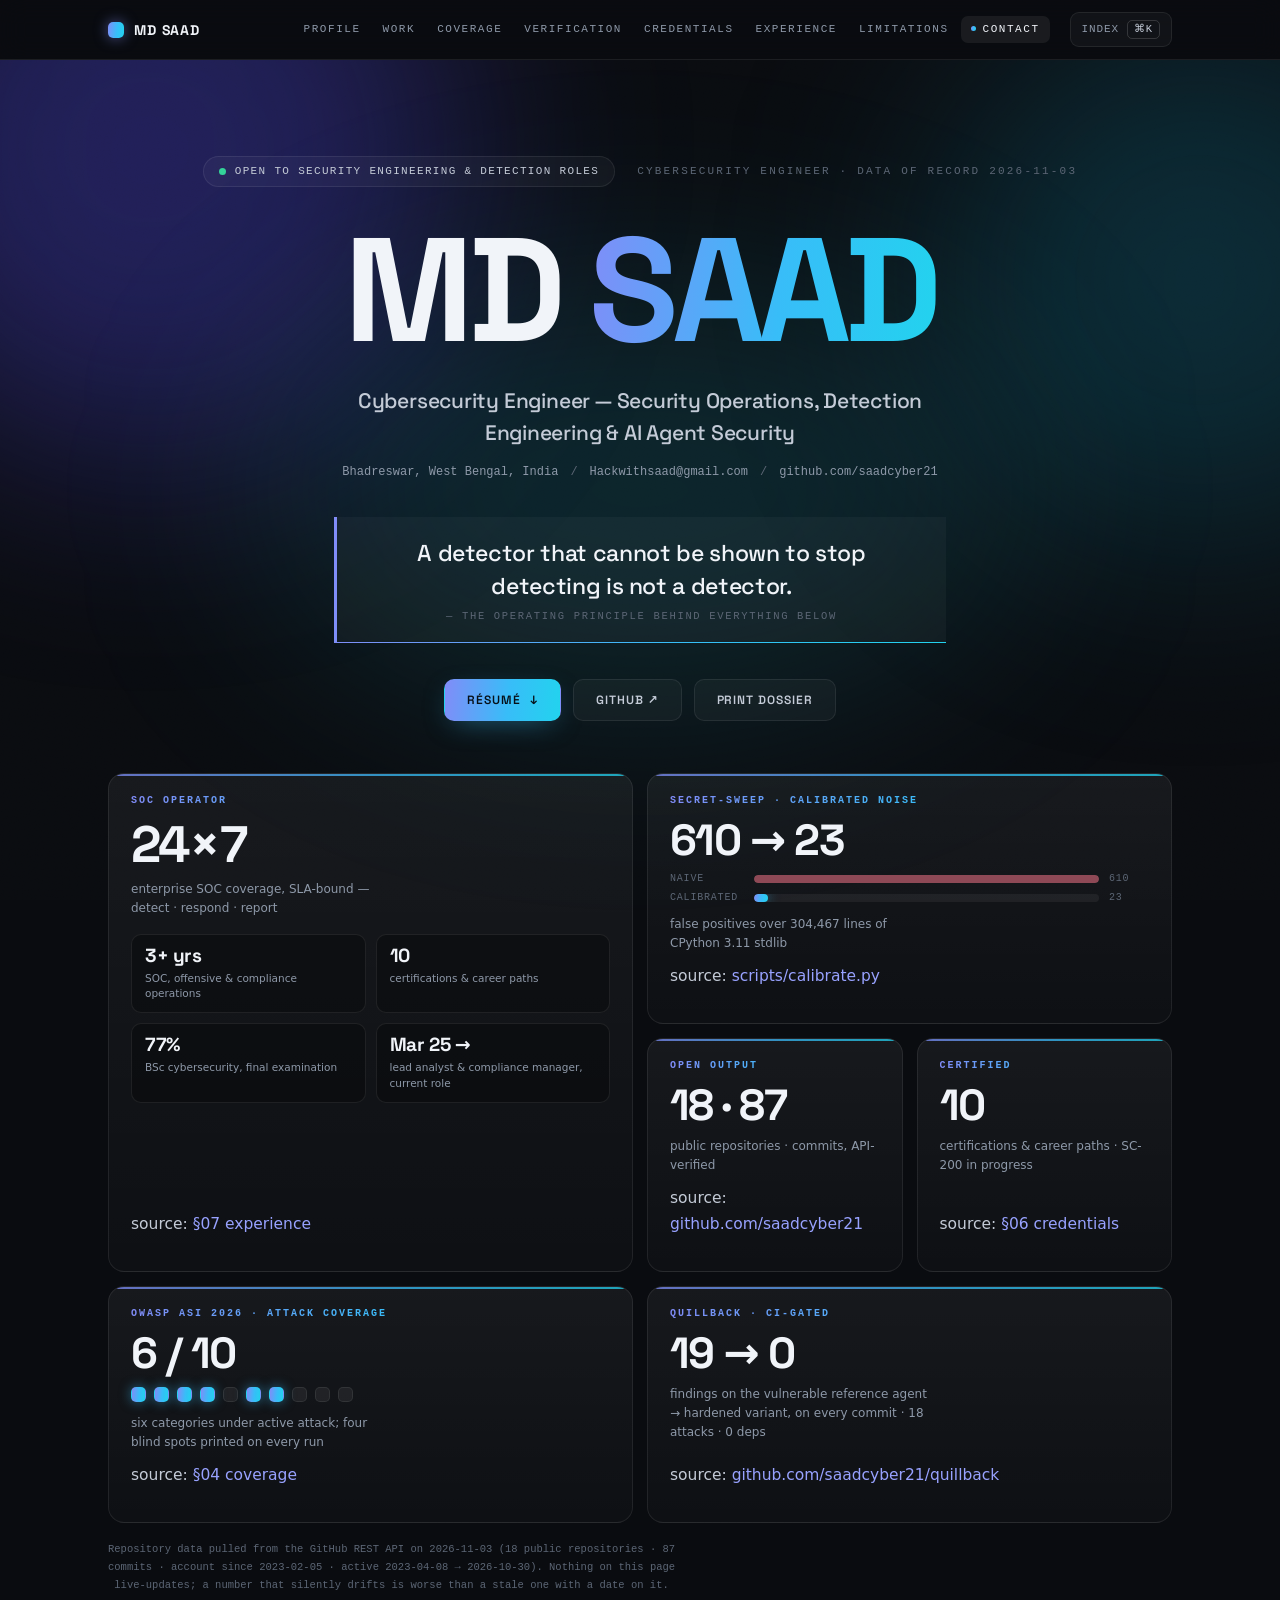
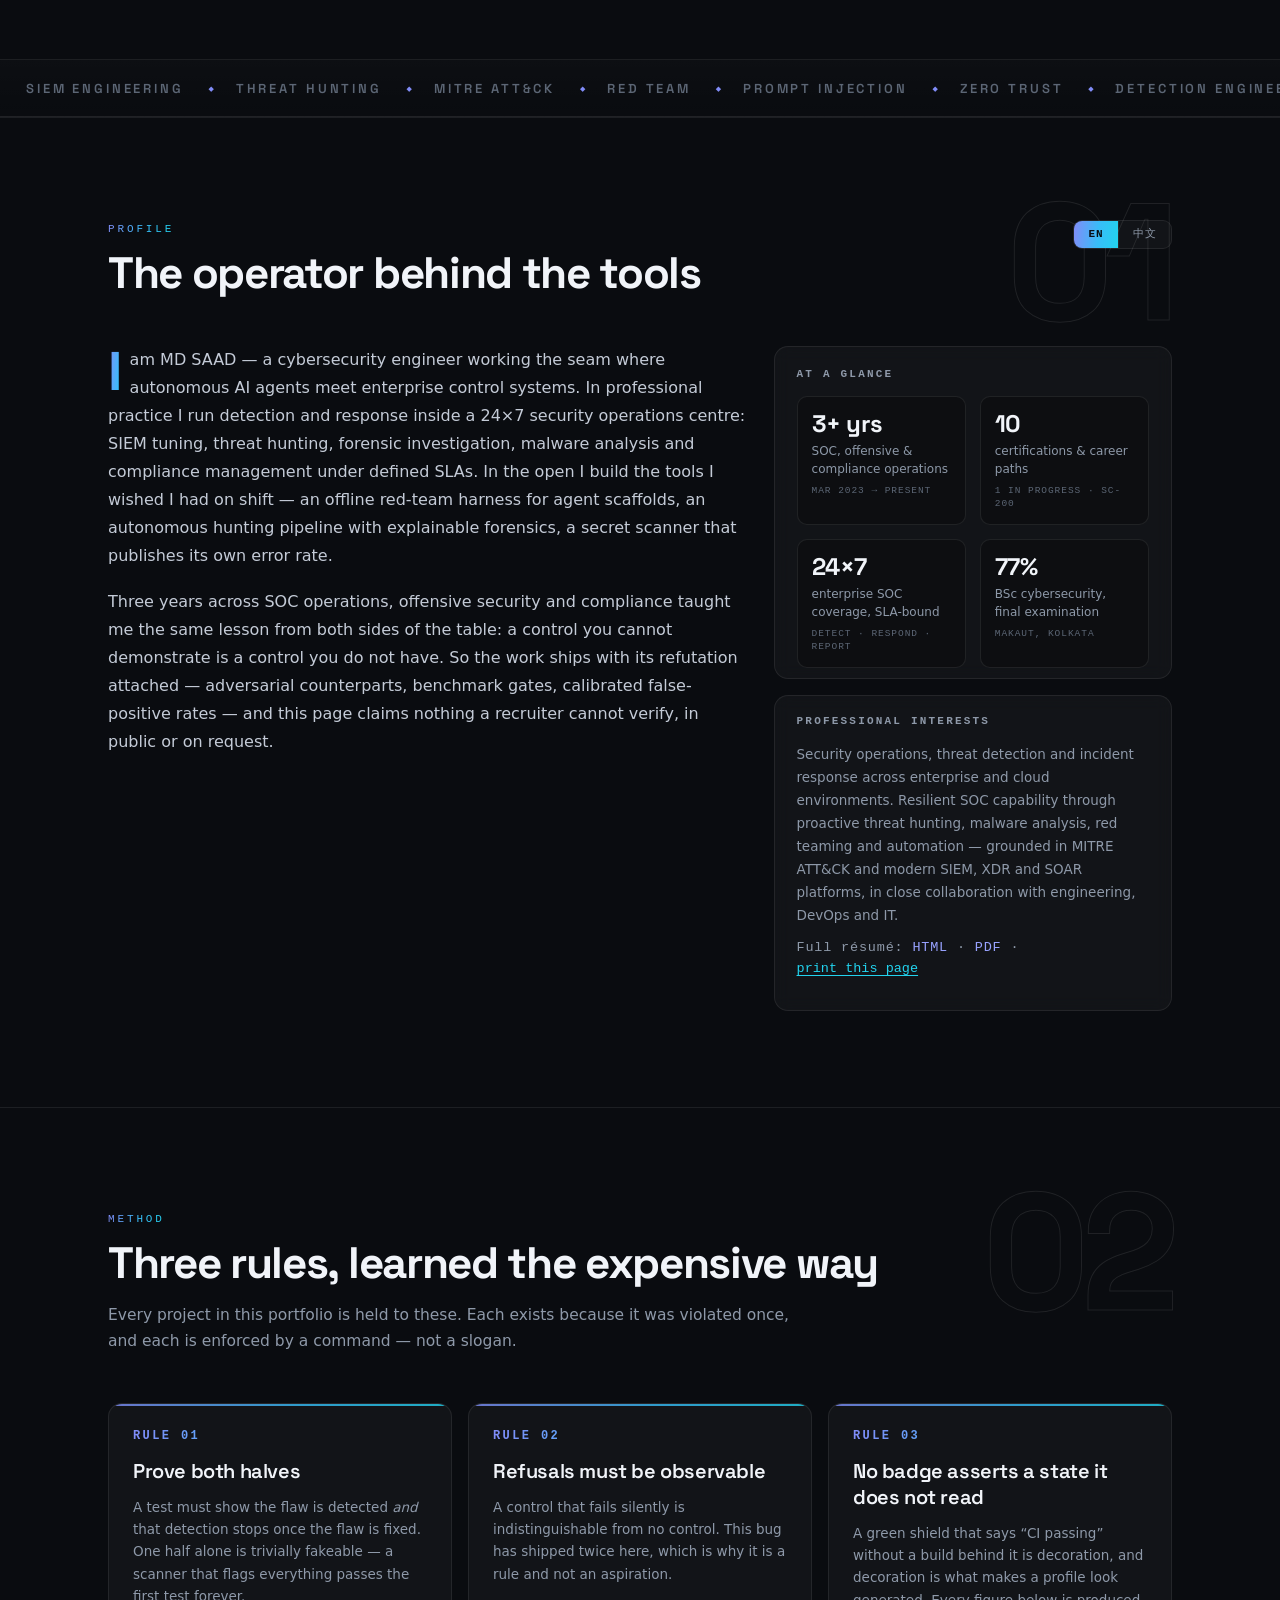
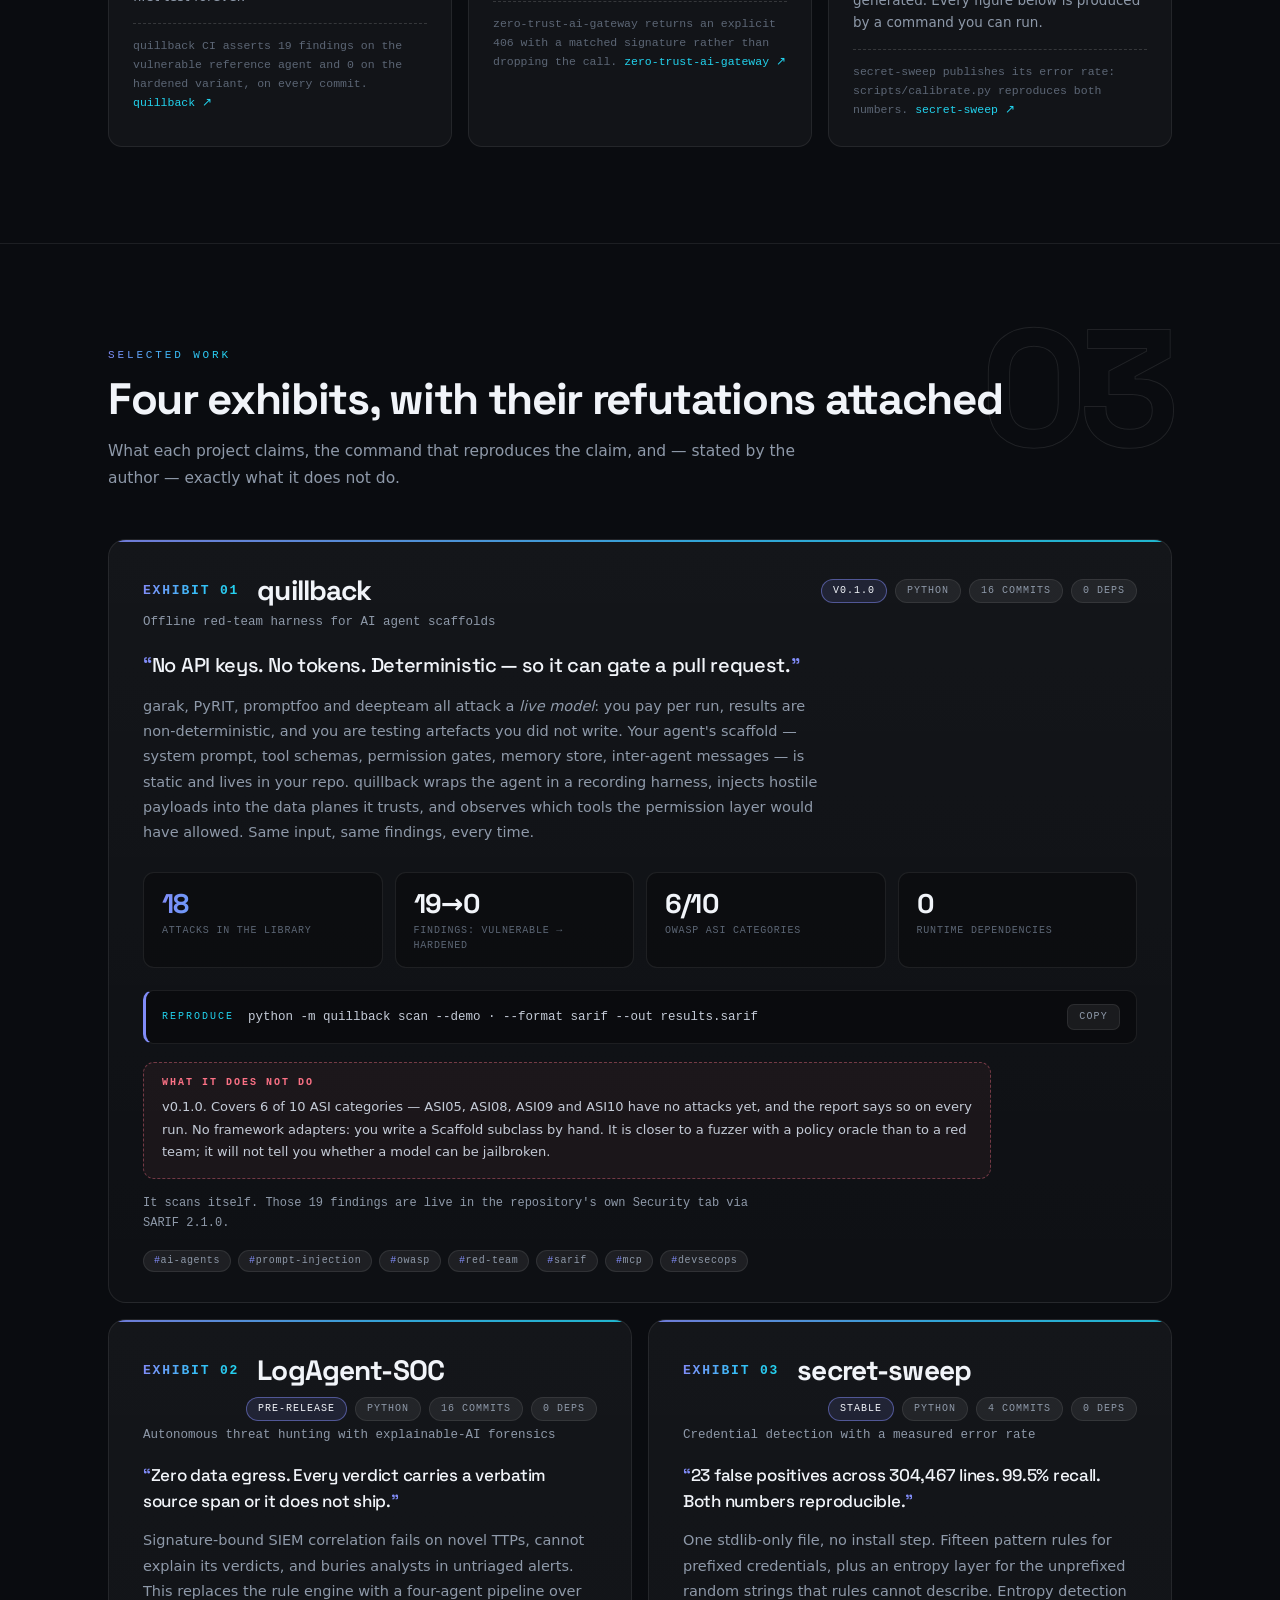
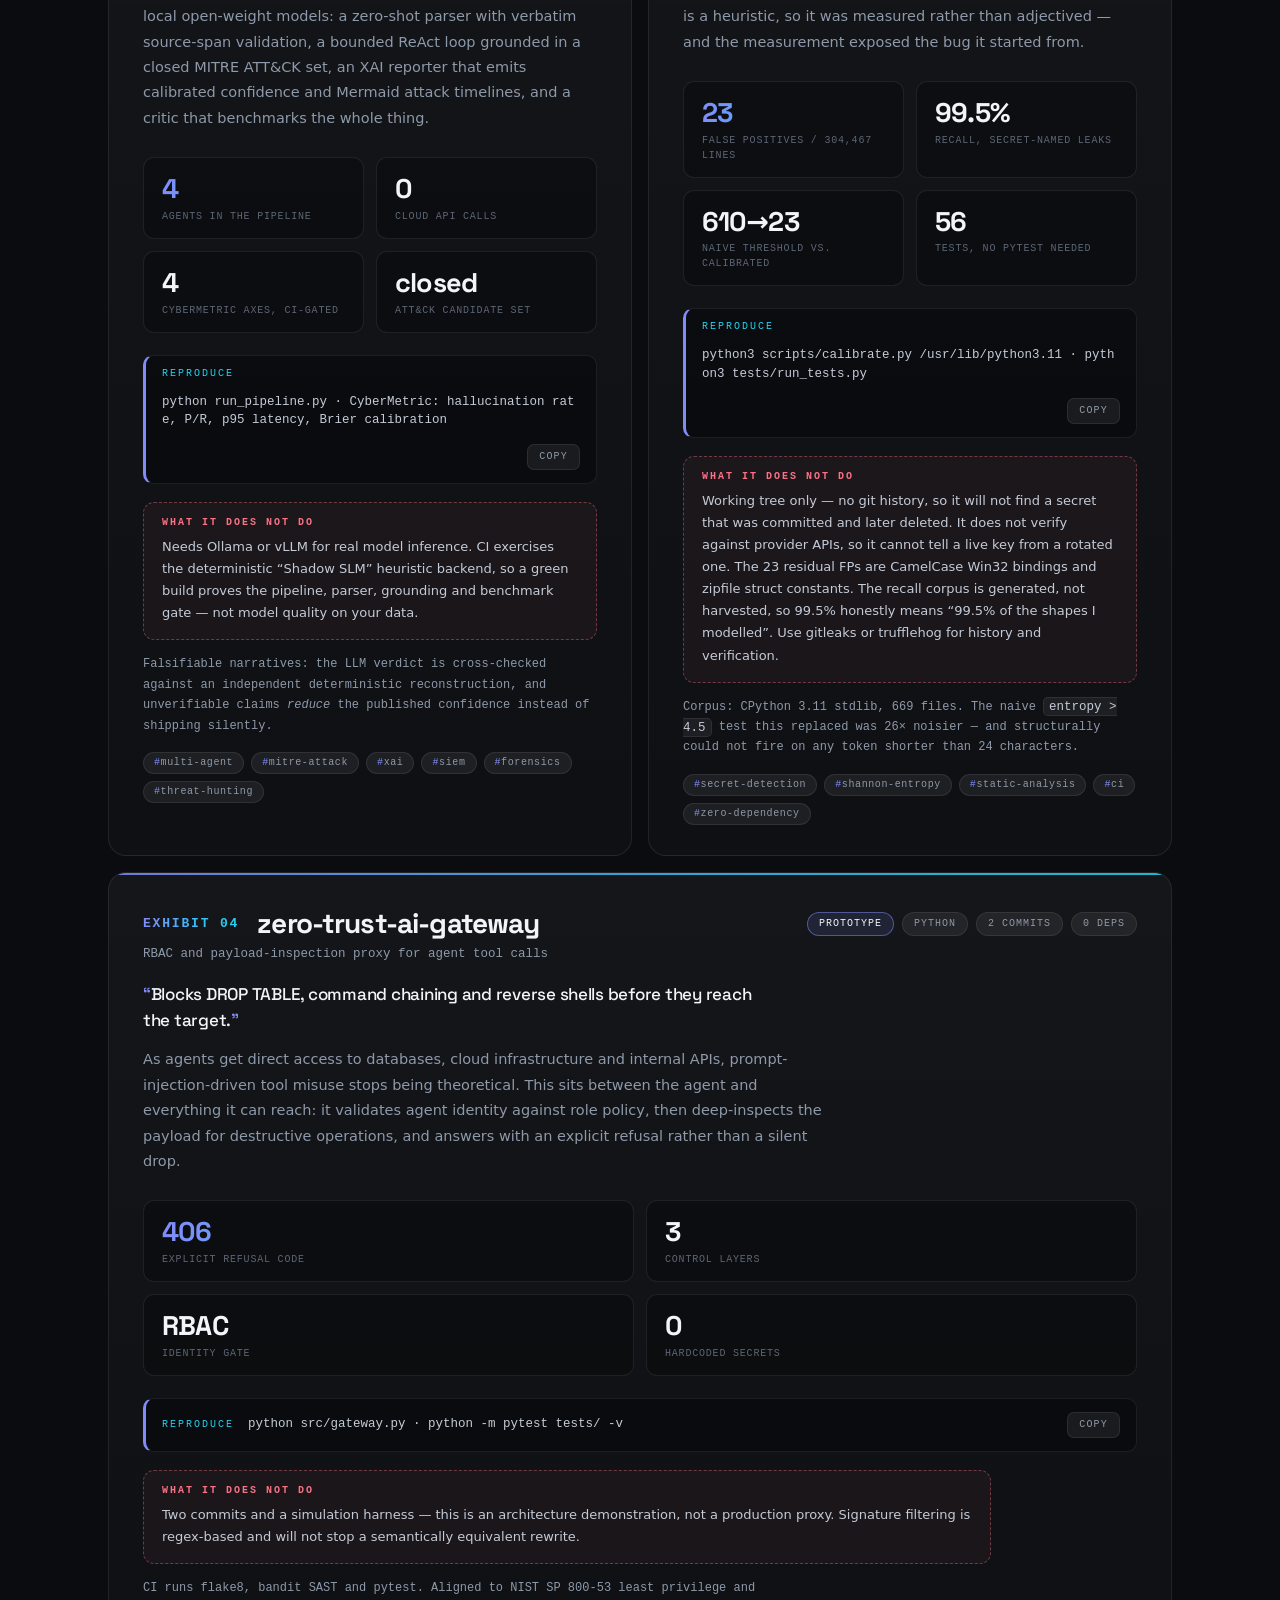
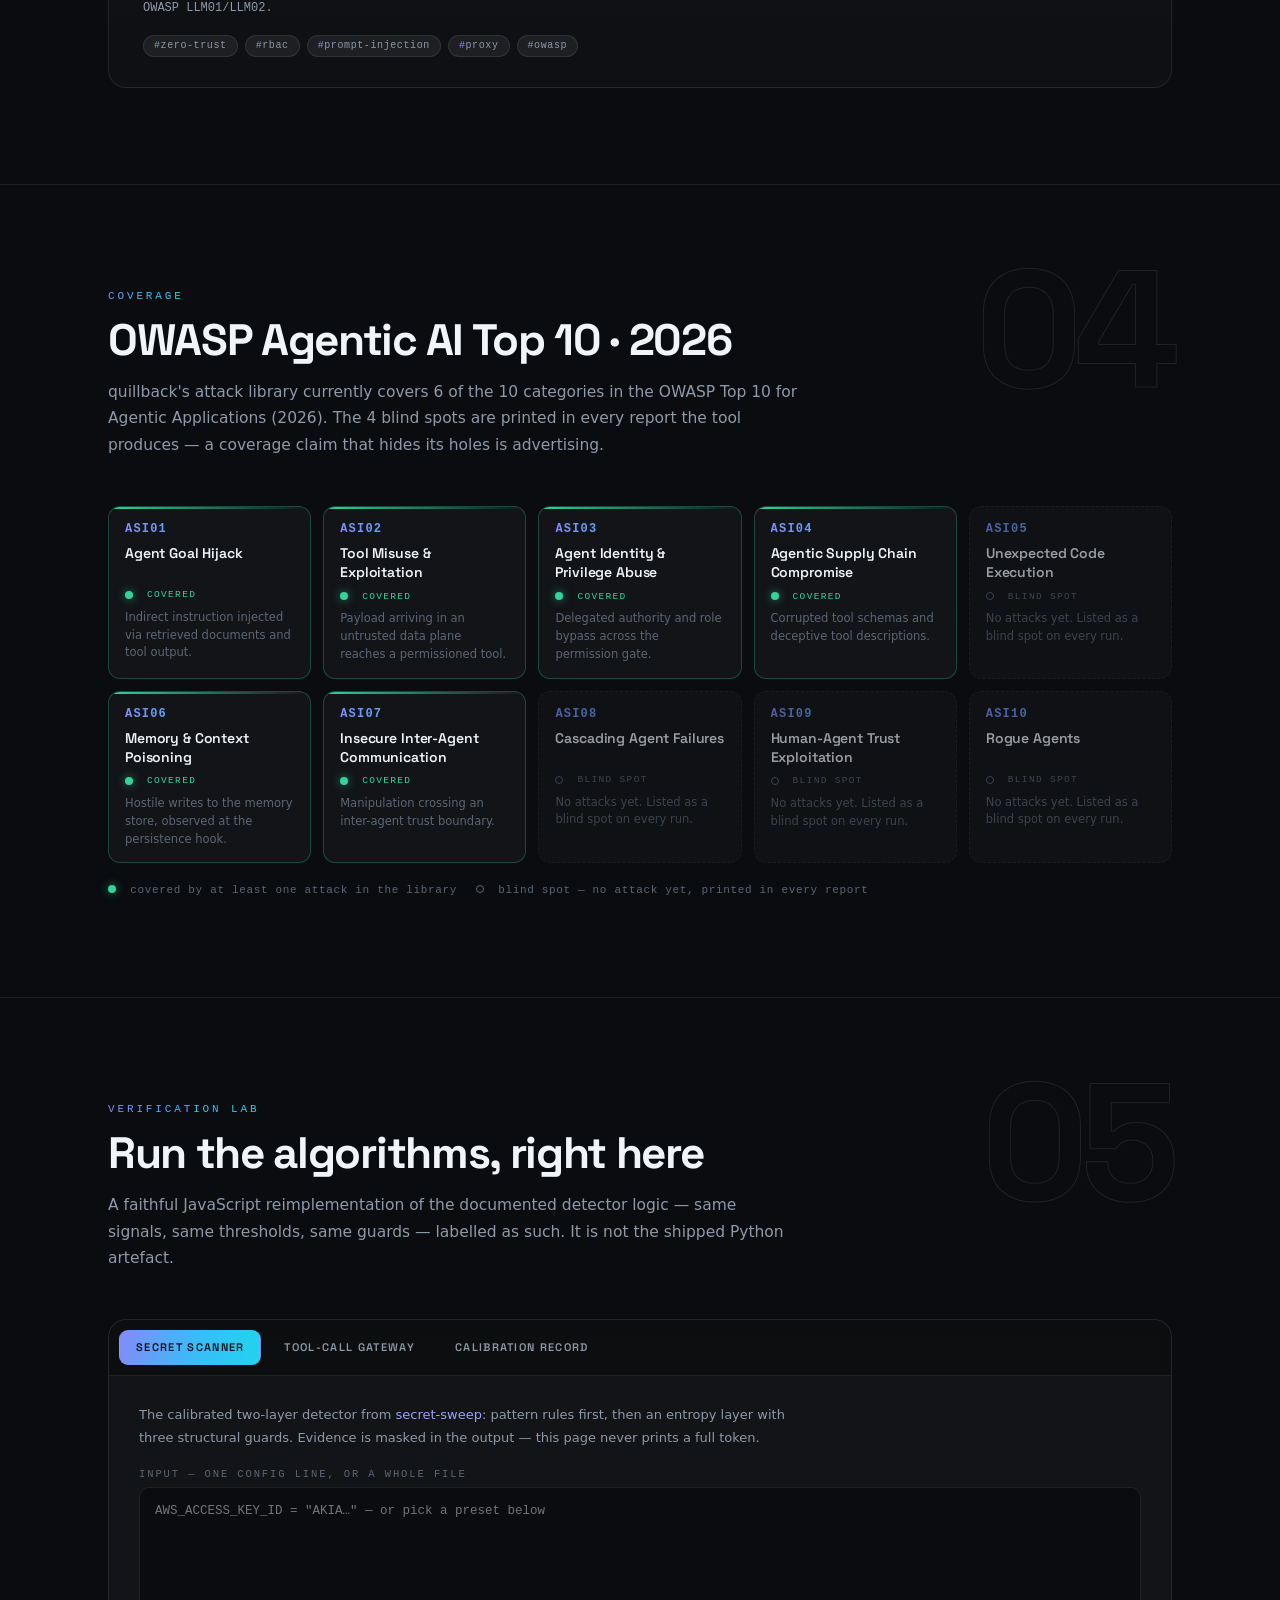
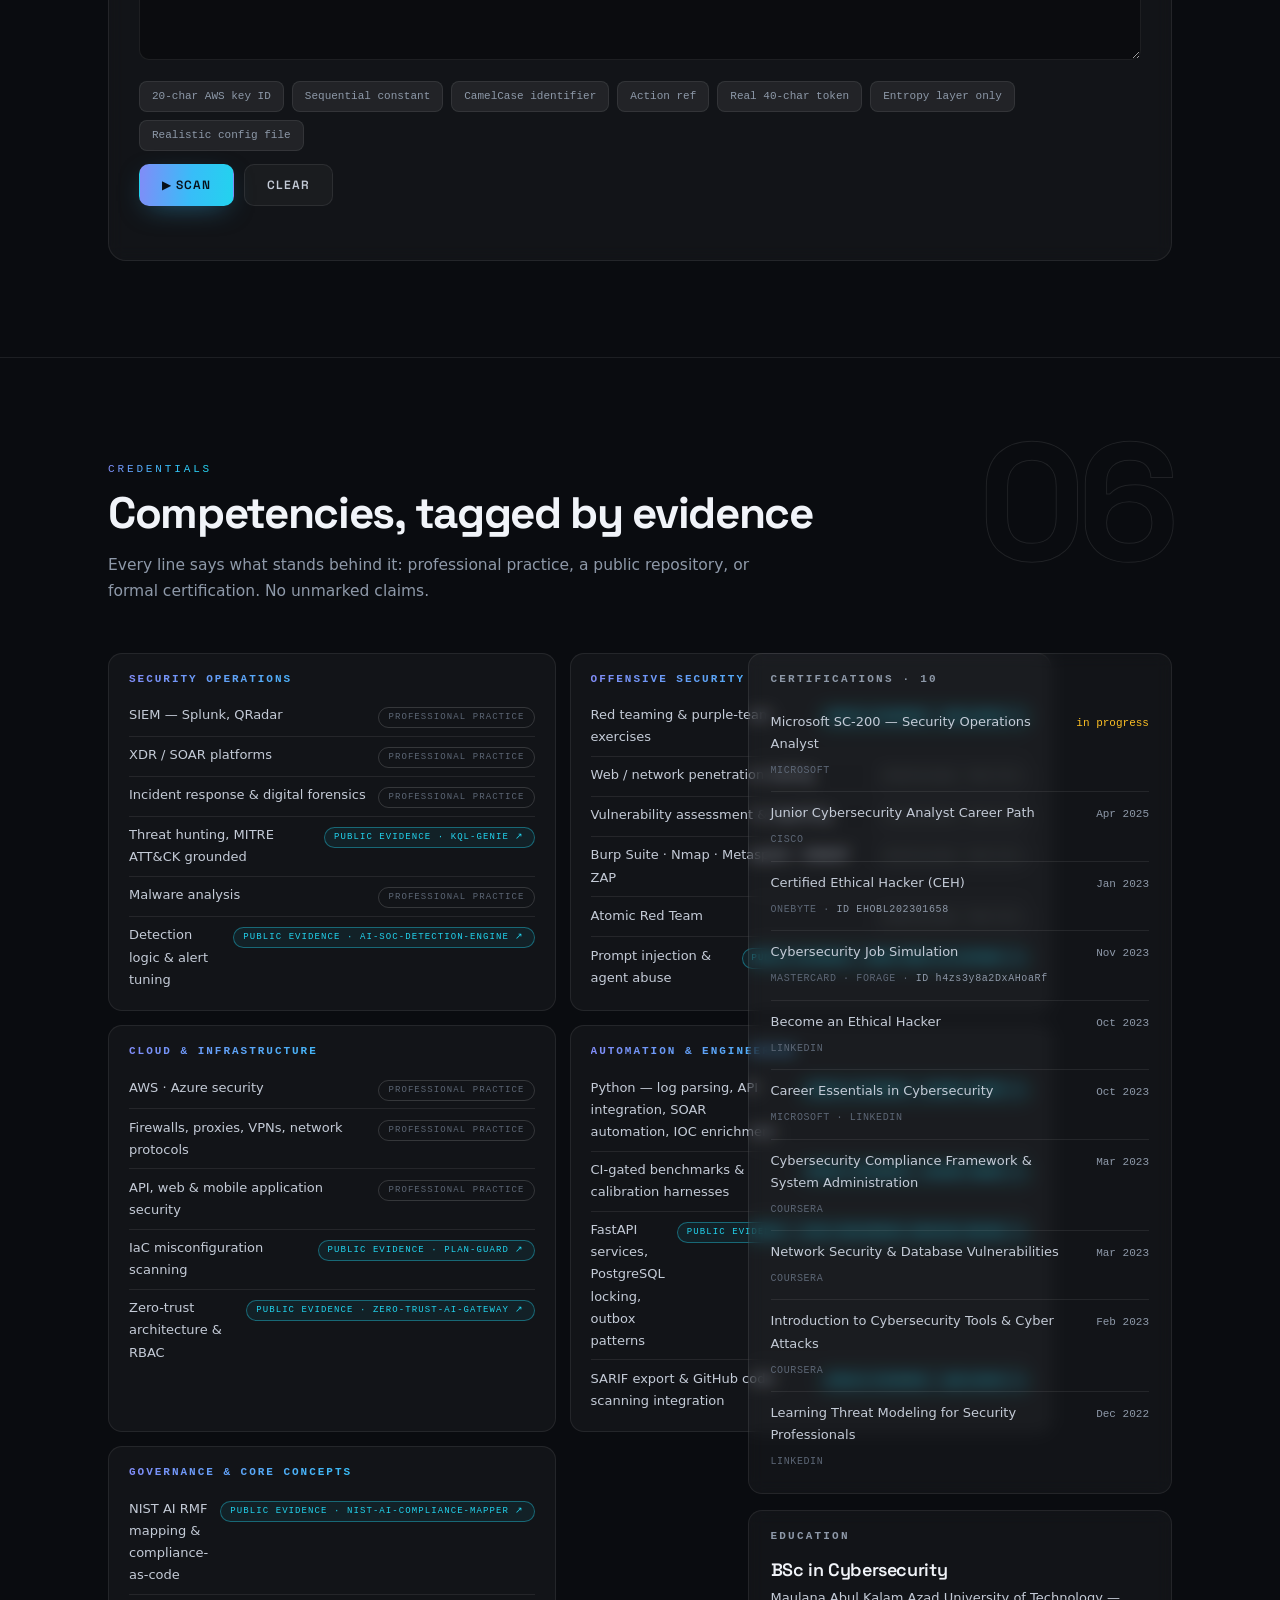
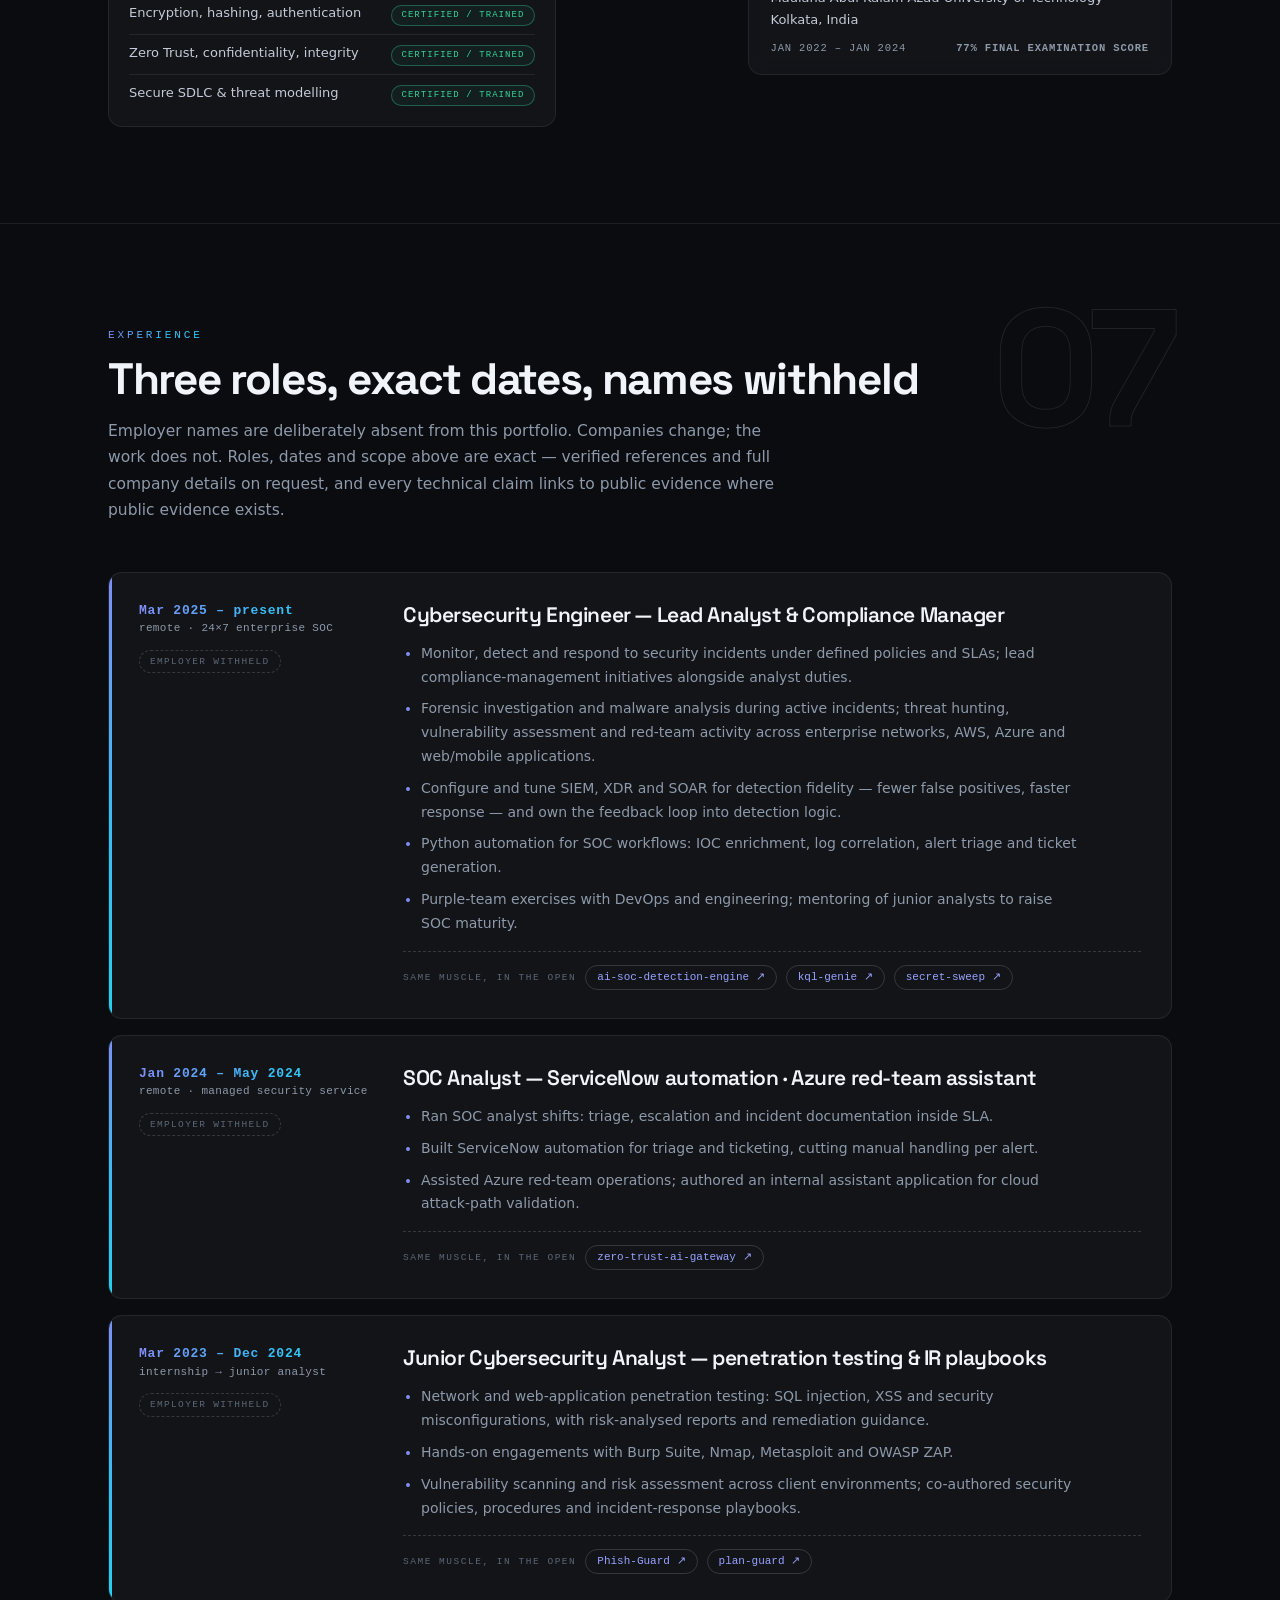
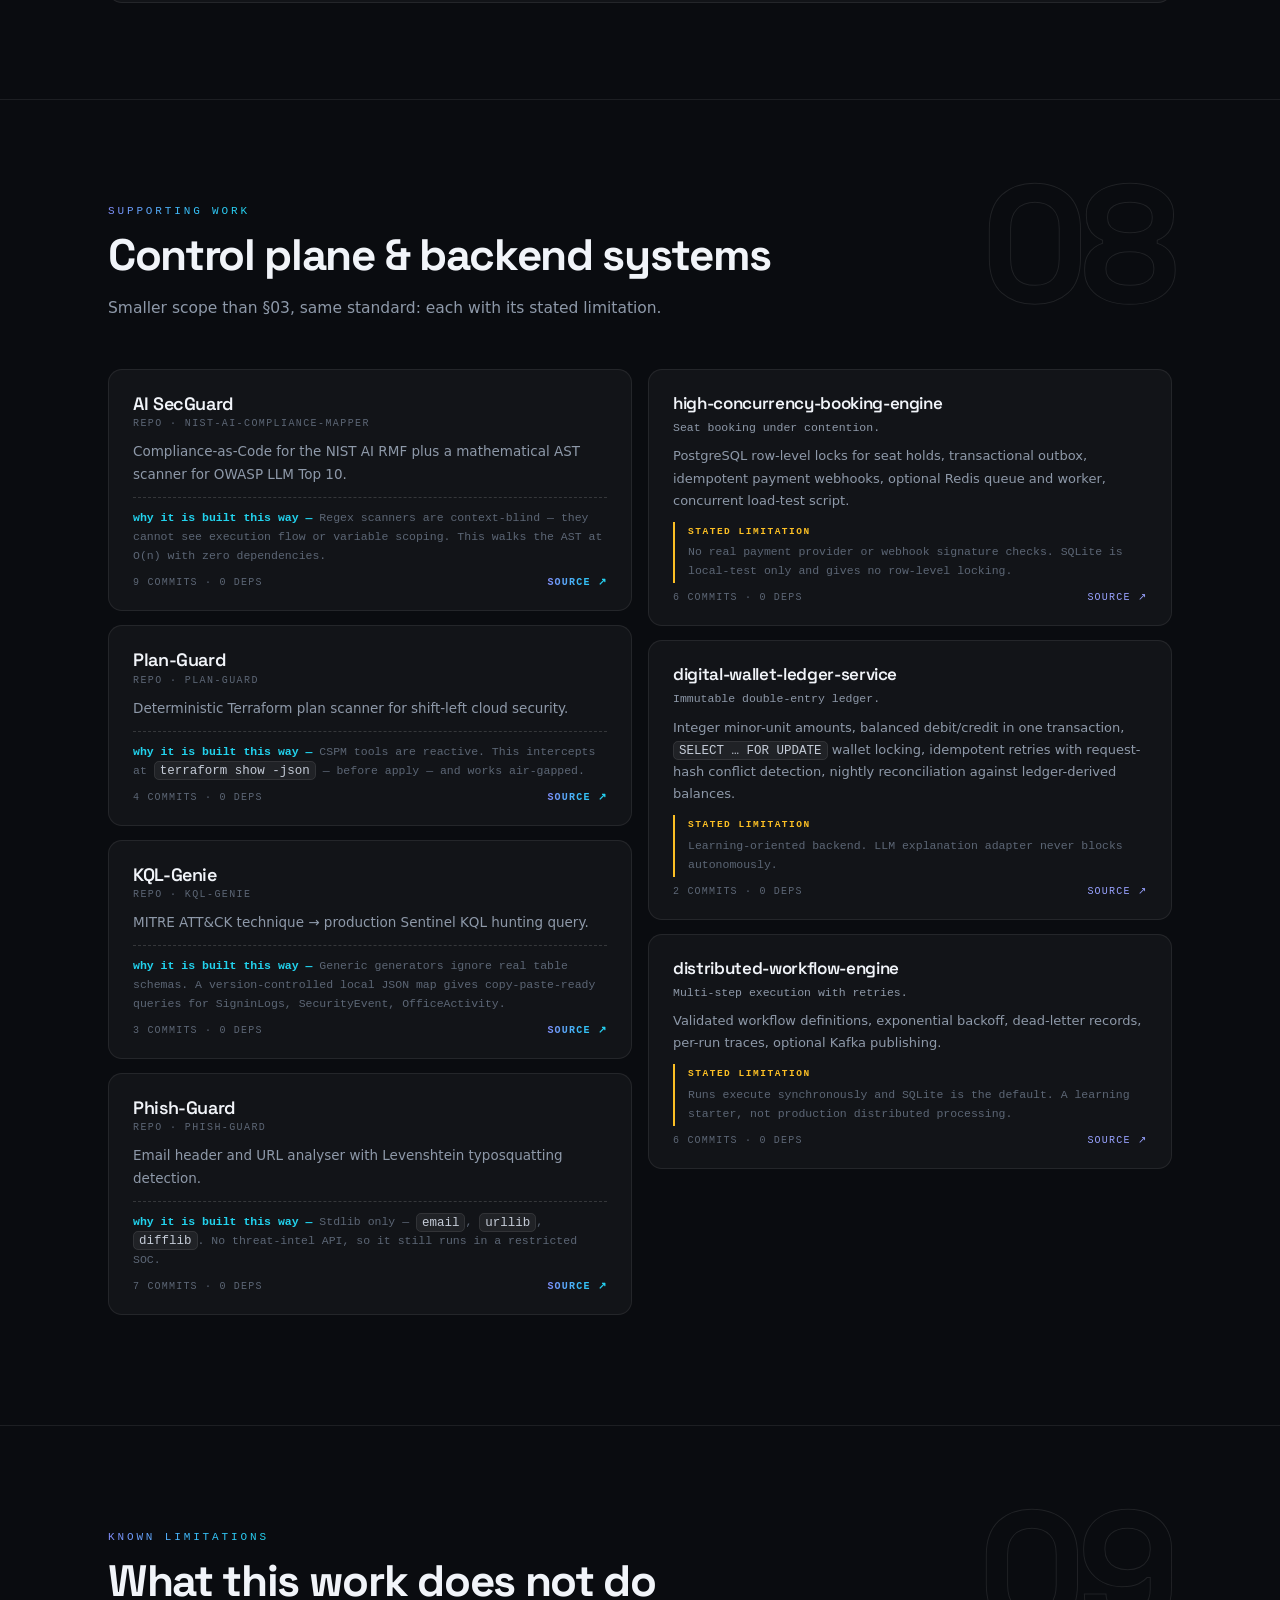
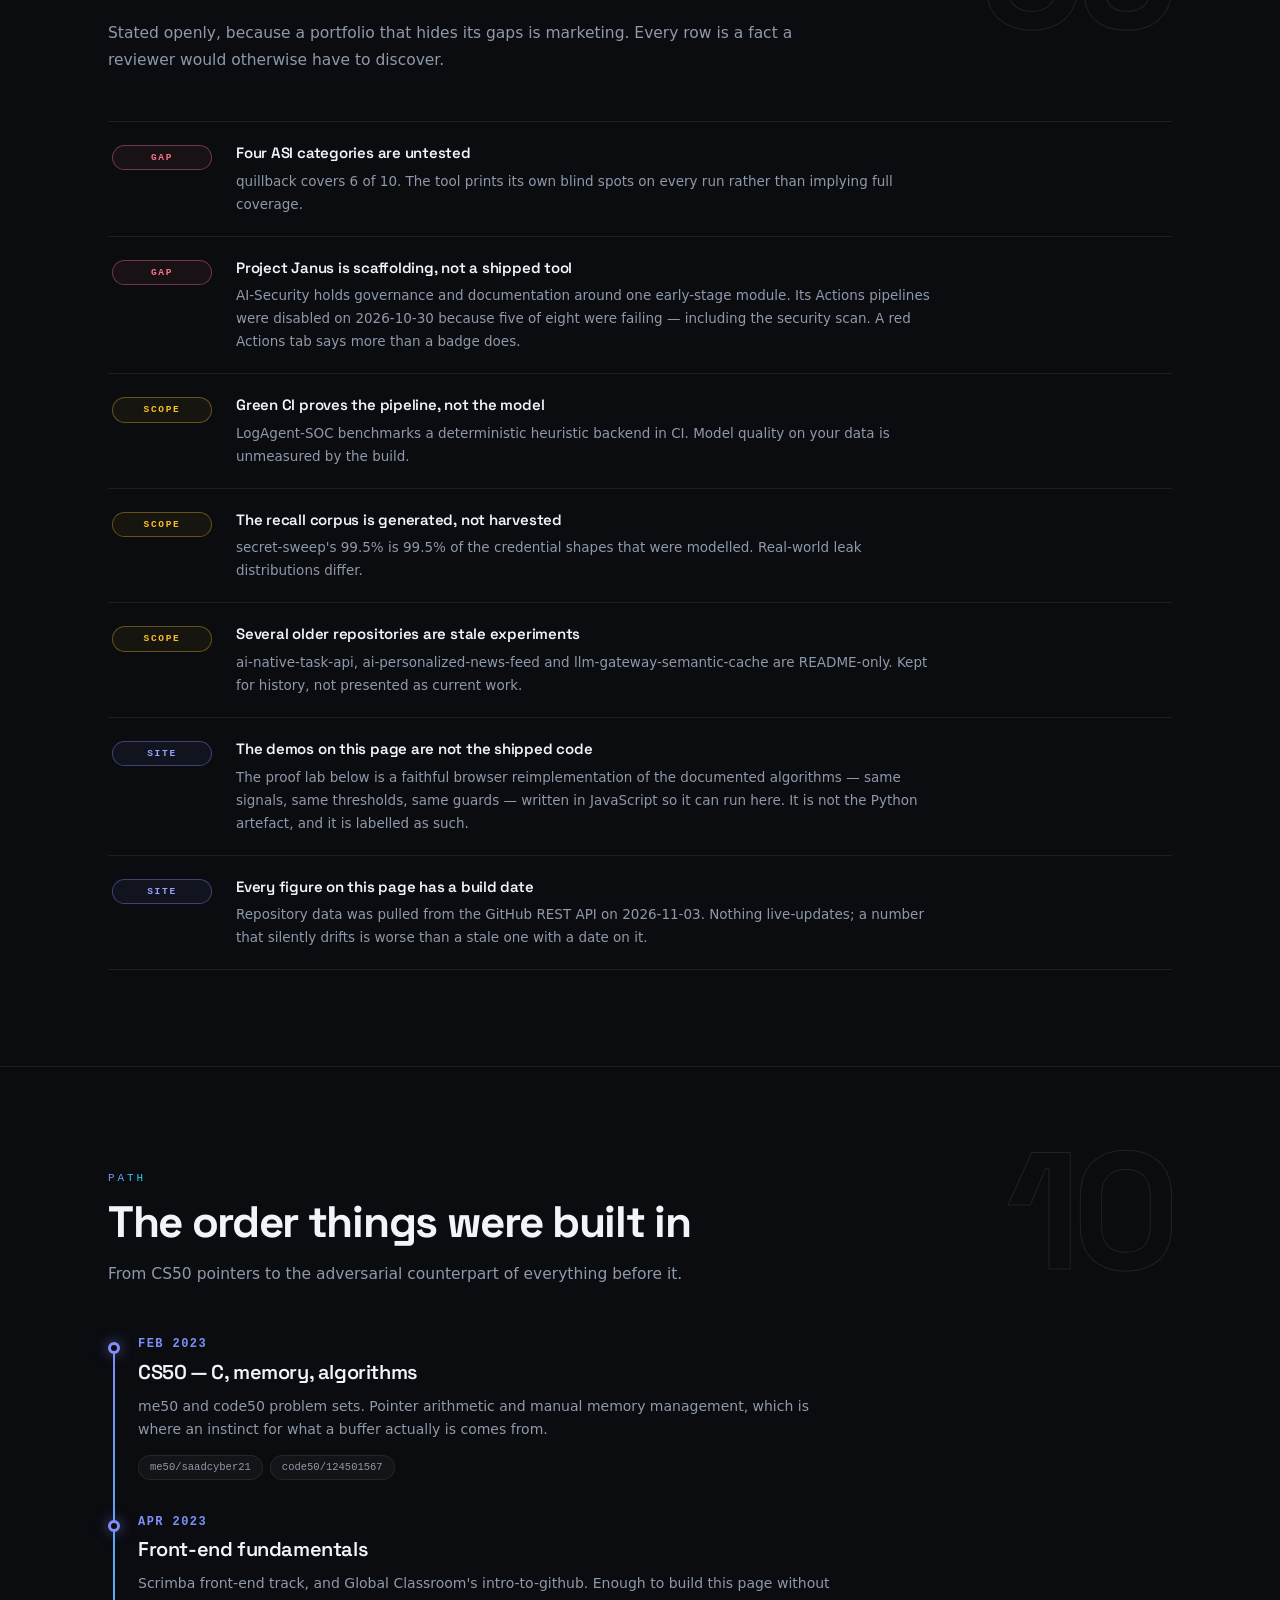
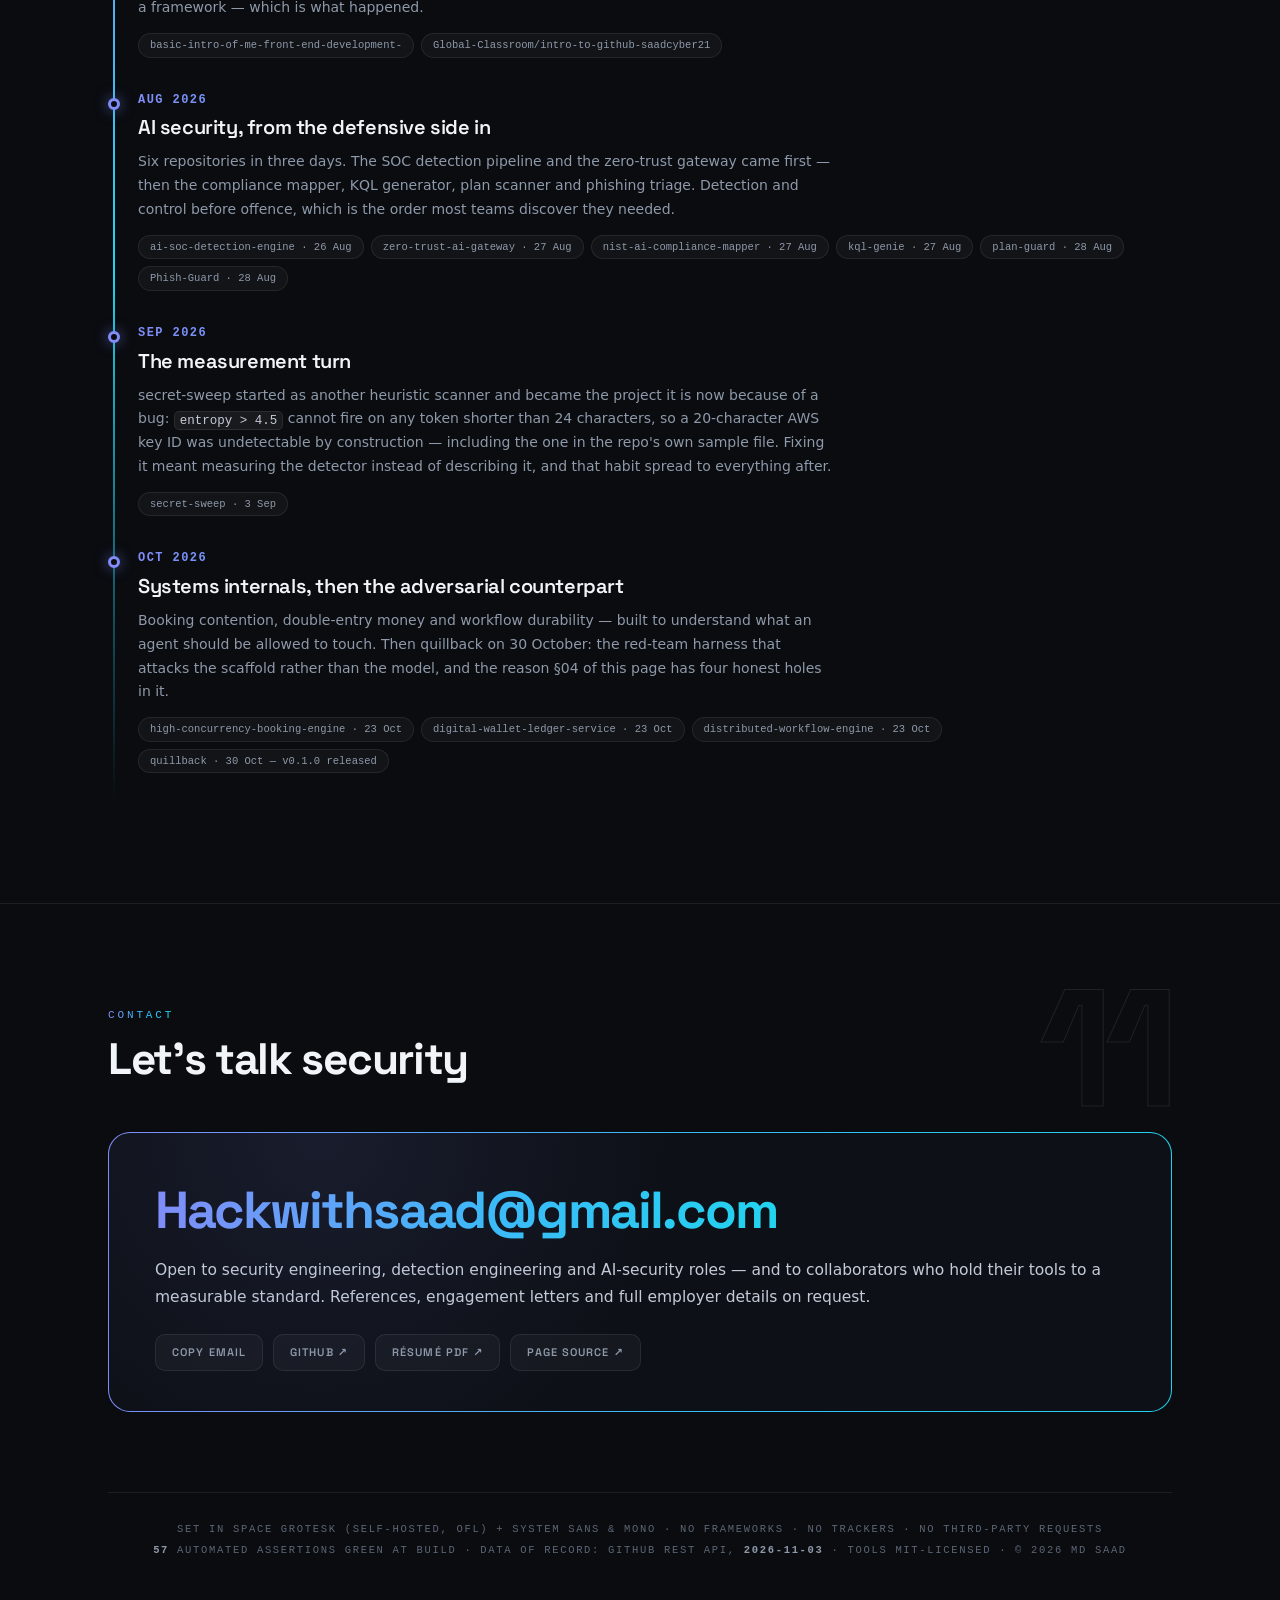
<file: index.html>
<!DOCTYPE html>
<html lang="en">
<head>
<meta charset="utf-8">
<meta name="viewport" content="width=device-width,initial-scale=1,viewport-fit=cover">
<meta name="color-scheme" content="dark">
<title>MD SAAD — Cybersecurity Engineer · AI Agent Security</title>
<meta name="description" content="MD SAAD — cybersecurity engineer: security operations, detection engineering and AI agent security. Evidence over adjectives: every claim links to what reproduces it.">
<meta name="author" content="MD SAAD">
<meta name="keywords" content="cybersecurity engineer, SOC analyst, detection engineering, AI agent security, red team, MD SAAD, saadcyber21">
<meta name="robots" content="index,follow">
<link rel="canonical" href="https://saadcyber21.github.io/">
<meta property="og:type" content="profile">
<meta property="og:title" content="MD SAAD — Cybersecurity Engineer · AI Agent Security">
<meta property="og:description" content="Security operations, detection engineering and AI agent security. Every claim on this page links to the command or corpus that reproduces it.">
<meta property="og:url" content="https://saadcyber21.github.io/">
<meta property="og:image" content="https://avatars.githubusercontent.com/u/124501567?v=4&size=512">
<meta name="twitter:card" content="summary">
<link rel="icon" href="data:image/svg+xml,%3Csvg xmlns='http://www.w3.org/2000/svg' viewBox='0 0 32 32'%3E%3Crect width='32' height='32' rx='8' fill='%230A0C10'/%3E%3Cpath d='M8 22 L16 9 L24 22' fill='none' stroke='url(%23g)' stroke-width='2.6' stroke-linecap='round' stroke-linejoin='round'/%3E%3Cdefs%3E%3ClinearGradient id='g' x1='0' y1='0' x2='1' y2='1'%3E%3Cstop offset='0' stop-color='%23818CF8'/%3E%3Cstop offset='1' stop-color='%2322D3EE'/%3E%3C/linearGradient%3E%3C/defs%3E%3C/svg%3E">
<link rel="preload" href="assets/space-grotesk-var.woff2" as="font" type="font/woff2" crossorigin>
<link rel="stylesheet" href="styles.css">
<script>document.documentElement.className="js";</script>
</head>
<body>

<a class="skip" href="#profile">Skip to content</a>
<div class="grain" aria-hidden="true"></div>

<!-- ═══ header ══════════════════════════════════════════════════════ -->
<header id="hdr">
  <div class="hwrap">
    <a class="brand" href="#masthead" aria-label="MD SAAD — top of page">
      <span class="bmark" aria-hidden="true"></span>MD&nbsp;SAAD
    </a>
    <nav id="nav" aria-label="Sections"></nav>
    <div class="hact">
      <button id="palBtn" type="button" aria-label="Open command palette">
        <span class="palhint">index</span><kbd>⌘K</kbd>
      </button>
    </div>
  </div>
</header>

<main>

<!-- ═══ hero ═════════════════════════════════════════════════════════ -->
<section id="masthead" class="hero" aria-label="Introduction">
  <div class="aurora" aria-hidden="true"><i class="a1"></i><i class="a2"></i><i class="a3"></i></div>
  <div class="wrap hero-wrap hero-center">
    <div class="hero-top">
      <p class="pill"><span class="dotp" aria-hidden="true"></span>open to security engineering &amp; detection roles</p>
      <p class="hero-kicker">cybersecurity engineer · <span id="mastBuild"></span></p>
    </div>
    <h1 class="hero-name">MD&nbsp;<span class="grad">SAAD</span></h1>
    <p class="hero-role" id="mastTitle"></p>
    <p class="hero-meta">
      <span id="mastLoc"></span><i aria-hidden="true">/</i>
      <a id="mastMail" href="mailto:Hackwithsaad@gmail.com"></a><i aria-hidden="true">/</i>
      <a href="https://github.com/saadcyber21" target="_blank" rel="noopener noreferrer">github.com/saadcyber21</a>
    </p>
    <blockquote class="hero-thesis">
      <p id="epigraphText"></p>
      <footer>— the operating principle behind everything below</footer>
    </blockquote>
    <div class="hero-cta">
      <a class="btn grad-btn" href="resume.pdf" target="_blank" rel="noopener">Résumé <span class="ar" aria-hidden="true">↓</span></a>
      <a class="btn ghost-btn" href="https://github.com/saadcyber21" target="_blank" rel="noopener">GitHub ↗</a>
      <button class="btn ghost-btn" id="printBtn" type="button">Print dossier</button>
    </div>
    <div class="bento" id="bento" aria-label="Career dashboard — key figures, each with its source"></div>
    <p class="prov" id="mastProv"></p>
  </div>
  <div class="marquee" aria-hidden="true"><div class="mq-track" id="mqTrack"></div></div>
</section>

<!-- ═══ §01 profile ══════════════════════════════════════════════════ -->
<section id="profile" aria-labelledby="profile-h">
  <div class="wrap">
    <div class="sechead rv">
      <span class="ghost" aria-hidden="true">01</span>
      <p class="kicker">profile</p>
      <h2 id="profile-h">The operator behind the tools</h2>
      <div class="langsw" role="group" aria-label="Introduction language">
        <button type="button" id="langEn" class="on">EN</button>
        <button type="button" id="langZh">中文</button>
      </div>
    </div>
    <div class="profile-grid">
      <div class="prose rv" id="dosIntro"></div>
      <aside class="rv" aria-label="At a glance">
        <div class="glass glance-card">
          <h3 class="subhead">At a glance</h3>
          <div class="glance" id="glance"></div>
        </div>
        <div class="glass note-card">
          <h3 class="subhead" id="dosIntLabel"></h3>
          <p id="dosInterests"></p>
          <p class="notelink">Full résumé: <a href="resume.html">HTML</a> · <a href="resume.pdf">PDF</a> ·
          <button type="button" class="linkbtn" id="printBtn2">print this page</button></p>
        </div>
      </aside>
    </div>
  </div>
</section>

<!-- ═══ §02 method ═══════════════════════════════════════════════════ -->
<section id="method" aria-labelledby="method-h">
  <div class="wrap">
    <div class="sechead rv">
      <span class="ghost" aria-hidden="true">02</span>
      <p class="kicker">method</p>
      <h2 id="method-h">Three rules, learned the expensive way</h2>
      <p class="lede">Every project in this portfolio is held to these. Each exists because it was
      violated once, and each is enforced by a command — not a slogan.</p>
    </div>
    <div class="maxims" id="principles"></div>
  </div>
</section>

<!-- ═══ §03 work ═════════════════════════════════════════════════════ -->
<section id="work" aria-labelledby="work-h">
  <div class="wrap">
    <div class="sechead rv">
      <span class="ghost" aria-hidden="true">03</span>
      <p class="kicker">selected work</p>
      <h2 id="work-h">Four exhibits, with their refutations attached</h2>
      <p class="lede">What each project claims, the command that reproduces the claim, and — stated by
      the author — exactly what it does not do.</p>
    </div>
    <div id="dossiers"></div>
  </div>
</section>

<!-- ═══ §04 coverage ═════════════════════════════════════════════════ -->
<section id="coverage" aria-labelledby="coverage-h">
  <div class="wrap">
    <div class="sechead rv">
      <span class="ghost" aria-hidden="true">04</span>
      <p class="kicker">coverage</p>
      <h2 id="coverage-h">OWASP Agentic AI Top 10 · 2026</h2>
      <p class="lede" id="covLede"></p>
    </div>
    <div class="covgrid rv" id="asiGrid" role="table" aria-labelledby="coverage-h"></div>
    <p class="covlegend rv"><span class="dot cov"></span> covered by at least one attack in the library&emsp;
    <span class="dot blind"></span> blind spot — no attack yet, printed in every report</p>
  </div>
</section>

<!-- ═══ §05 verification ═════════════════════════════════════════════ -->
<section id="verify" aria-labelledby="verify-h">
  <div class="wrap">
    <div class="sechead rv">
      <span class="ghost" aria-hidden="true">05</span>
      <p class="kicker">verification lab</p>
      <h2 id="verify-h">Run the algorithms, right here</h2>
      <p class="lede">A faithful JavaScript reimplementation of the documented detector logic — same
      signals, same thresholds, same guards — labelled as such. It is not the shipped Python artefact.</p>
    </div>
    <div class="lab glass rv">
      <div class="tabs" role="tablist" aria-label="Verification demos">
        <button role="tab" id="t-secret" aria-controls="p-secret" aria-selected="true" class="on" type="button">Secret scanner</button>
        <button role="tab" id="t-gate" aria-controls="p-gate" aria-selected="false" type="button">Tool-call gateway</button>
        <button role="tab" id="t-calib" aria-controls="p-calib" aria-selected="false" type="button">Calibration record</button>
      </div>

      <div class="pane on" id="p-secret" role="tabpanel" aria-labelledby="t-secret">
        <p class="panenote">The calibrated two-layer detector from <a href="https://github.com/saadcyber21/secret-sweep" target="_blank" rel="noopener noreferrer">secret-sweep</a>:
        pattern rules first, then an entropy layer with three structural guards. Evidence is masked in the output — this page never prints a full token.</p>
        <label class="fieldlabel" for="secIn">Input — one config line, or a whole file</label>
        <textarea class="inp" id="secIn" rows="7" spellcheck="false"></textarea>
        <div class="presets" id="secPresets"></div>
        <div class="runrow">
          <button class="btn grad-btn" id="secRun" type="button">▶ Scan</button>
          <button class="btn ghost-btn" id="secClear" type="button">Clear</button>
        </div>
        <ul class="findings" id="secOut" aria-live="polite"></ul>
        <div class="verdict" id="secVerdict" hidden></div>
      </div>

      <div class="pane" id="p-gate" role="tabpanel" aria-labelledby="t-gate" hidden>
        <p class="panenote">The control plane of <a href="https://github.com/saadcyber21/zero-trust-ai-gateway" target="_blank" rel="noopener noreferrer">zero-trust-ai-gateway</a>:
        RBAC resolves the role, signature inspection reads the payload, and a refusal is explicit — a 406 with the matched signature — never a silent drop.</p>
        <div class="presets">
          <button class="pset" id="gwBenign" type="button">benign tool call</button>
          <button class="pset warn" id="gwHostile" type="button">⚠ indirect prompt injection</button>
          <button class="pset" id="gwEdit" type="button">edit payload</button>
        </div>
        <label class="fieldlabel" for="gwIn">Tool-call payload (JSON)</label>
        <textarea class="inp" id="gwIn" rows="11" spellcheck="false"></textarea>
        <div class="runrow">
          <button class="btn grad-btn" id="gwRun" type="button">Pass through gateway</button>
        </div>
        <div class="gwsplit">
          <div>
            <h4 class="paneh">Signature table</h4>
            <div id="gwSigs"></div>
          </div>
          <div>
            <h4 class="paneh">Gateway decision</h4>
            <div class="gw" id="gwResult" hidden></div>
          </div>
        </div>
      </div>

      <div class="pane" id="p-calib" role="tabpanel" aria-labelledby="t-calib" hidden>
        <p class="panenote">Every number below is produced by
        <code>python3 scripts/calibrate.py</code> against <span id="calibCorpus"></span> —
        <b id="calibFiles"></b> files, <b id="calibLines"></b> lines — and re-produced in CI on every commit.</p>
        <div class="calibgrid">
          <div class="calibcard glass"><p class="cl-k">610 → 23</p>
            <p class="cl-l">lines flagged on the corpus by the naive <code>entropy &gt; 4.5</code> test versus the calibrated detector — 26× less noise, and the naive test still missed real credentials.</p></div>
          <div class="calibcard glass"><p class="cl-k">0.0076%</p>
            <p class="cl-l">false-positive rate (23 of 304,467 lines). A detector that cries wolf gets switched off within a week; this one is CI-usable.</p></div>
          <div class="calibcard glass"><p class="cl-k">&lt; 24 chars</p>
            <p class="cl-l">the structural blind spot that started the project: <code>entropy &gt; 4.5</code> cannot fire below 24 characters, so a 20-character AWS key ID was undetectable by construction.</p></div>
        </div>
        <h4 class="paneh">Measured recall — planted-secret corpora</h4>
        <ul class="recall" id="recallList"></ul>
        <p class="panenote">Corpora are generated, not harvested: 99.5% honestly means “99.5% of the shapes modelled”. Stated in the ledger, §09.</p>
      </div>
    </div>
  </div>
</section>

<!-- ═══ §06 credentials ══════════════════════════════════════════════ -->
<section id="credentials" aria-labelledby="credentials-h">
  <div class="wrap">
    <div class="sechead rv">
      <span class="ghost" aria-hidden="true">06</span>
      <p class="kicker">credentials</p>
      <h2 id="credentials-h">Competencies, tagged by evidence</h2>
      <p class="lede">Every line says what stands behind it: professional practice, a public
      repository, or formal certification. No unmarked claims.</p>
    </div>
    <div class="credgrid">
      <div class="rv">
        <div class="skgrid" id="skills"></div>
      </div>
      <div class="rv">
        <div class="glass cert-card">
          <h3 class="subhead">Certifications · <span id="certCount"></span></h3>
          <ul class="certlist" id="certs"></ul>
        </div>
        <div class="glass edu-card">
          <h3 class="subhead">Education</h3>
          <div class="edubox" id="edu"></div>
        </div>
      </div>
    </div>
  </div>
</section>

<!-- ═══ §07 experience ═══════════════════════════════════════════════ -->
<section id="experience" aria-labelledby="experience-h">
  <div class="wrap">
    <div class="sechead rv">
      <span class="ghost" aria-hidden="true">07</span>
      <p class="kicker">experience</p>
      <h2 id="experience-h">Three roles, exact dates, names withheld</h2>
      <p class="lede" id="expNote"></p>
    </div>
    <div class="xlist" id="xlist"></div>
  </div>
</section>

<!-- ═══ §08 supporting work ══════════════════════════════════════════ -->
<section id="support" aria-labelledby="support-h">
  <div class="wrap">
    <div class="sechead rv">
      <span class="ghost" aria-hidden="true">08</span>
      <p class="kicker">supporting work</p>
      <h2 id="support-h">Control plane &amp; backend systems</h2>
      <p class="lede">Smaller scope than §03, same standard: each with its stated limitation.</p>
    </div>
    <div class="supgrid">
      <div class="rv" id="controls"></div>
      <div class="rv" id="systems"></div>
    </div>
  </div>
</section>

<!-- ═══ §09 limitations ══════════════════════════════════════════════ -->
<section id="ledger" aria-labelledby="ledger-h">
  <div class="wrap">
    <div class="sechead rv">
      <span class="ghost" aria-hidden="true">09</span>
      <p class="kicker">known limitations</p>
      <h2 id="ledger-h">What this work does not do</h2>
      <p class="lede">Stated openly, because a portfolio that hides its gaps is marketing. Every row
      is a fact a reviewer would otherwise have to discover.</p>
    </div>
    <div class="led" id="ledgerList"></div>
  </div>
</section>

<!-- ═══ §10 path ═════════════════════════════════════════════════════ -->
<section id="path" aria-labelledby="path-h">
  <div class="wrap">
    <div class="sechead rv">
      <span class="ghost" aria-hidden="true">10</span>
      <p class="kicker">path</p>
      <h2 id="path-h">The order things were built in</h2>
      <p class="lede">From CS50 pointers to the adversarial counterpart of everything before it.</p>
    </div>
    <div class="tl" id="timeline"></div>
  </div>
</section>

<!-- ═══ §11 contact ══════════════════════════════════════════════════ -->
<section id="contact" aria-labelledby="contact-h">
  <div class="wrap">
    <div class="sechead rv">
      <span class="ghost" aria-hidden="true">11</span>
      <p class="kicker">contact</p>
      <h2 id="contact-h">Let’s talk security</h2>
    </div>
    <div class="cta-panel rv">
      <div class="contact-grid">
        <div>
          <p class="ct-mail"><a href="mailto:Hackwithsaad@gmail.com" id="ctMail">Hackwithsaad@gmail.com</a></p>
          <p class="body">Open to security engineering, detection engineering and AI-security roles —
          and to collaborators who hold their tools to a measurable standard.
          References, engagement letters and full employer details on request.</p>
          <div class="ctlinks" id="ctlinks"></div>
        </div>
      </div>
      <div class="print-only" id="printContact"></div>
    </div>
    <footer class="colophon" id="colophon"></footer>
  </div>
</section>

</main>

<!-- ═══ command palette ══════════════════════════════════════════════ -->
<div id="pal" role="dialog" aria-modal="true" aria-label="Command palette" hidden>
  <div class="palbox">
    <input id="palIn" type="text" placeholder="Jump to a section, project or repository…" autocomplete="off" spellcheck="false" aria-label="Command palette input">
    <div class="plist" id="palList" role="listbox"></div>
    <p class="palfoot"><kbd>↑↓</kbd> navigate · <kbd>↵</kbd> open · <kbd>esc</kbd> close</p>
  </div>
</div>

<div id="toast" role="status" aria-live="polite"></div>
<button id="top" type="button" aria-label="Back to top">↑</button>

<script src="data.js"></script>
<script src="app.js"></script>
</body>
</html>
</file>
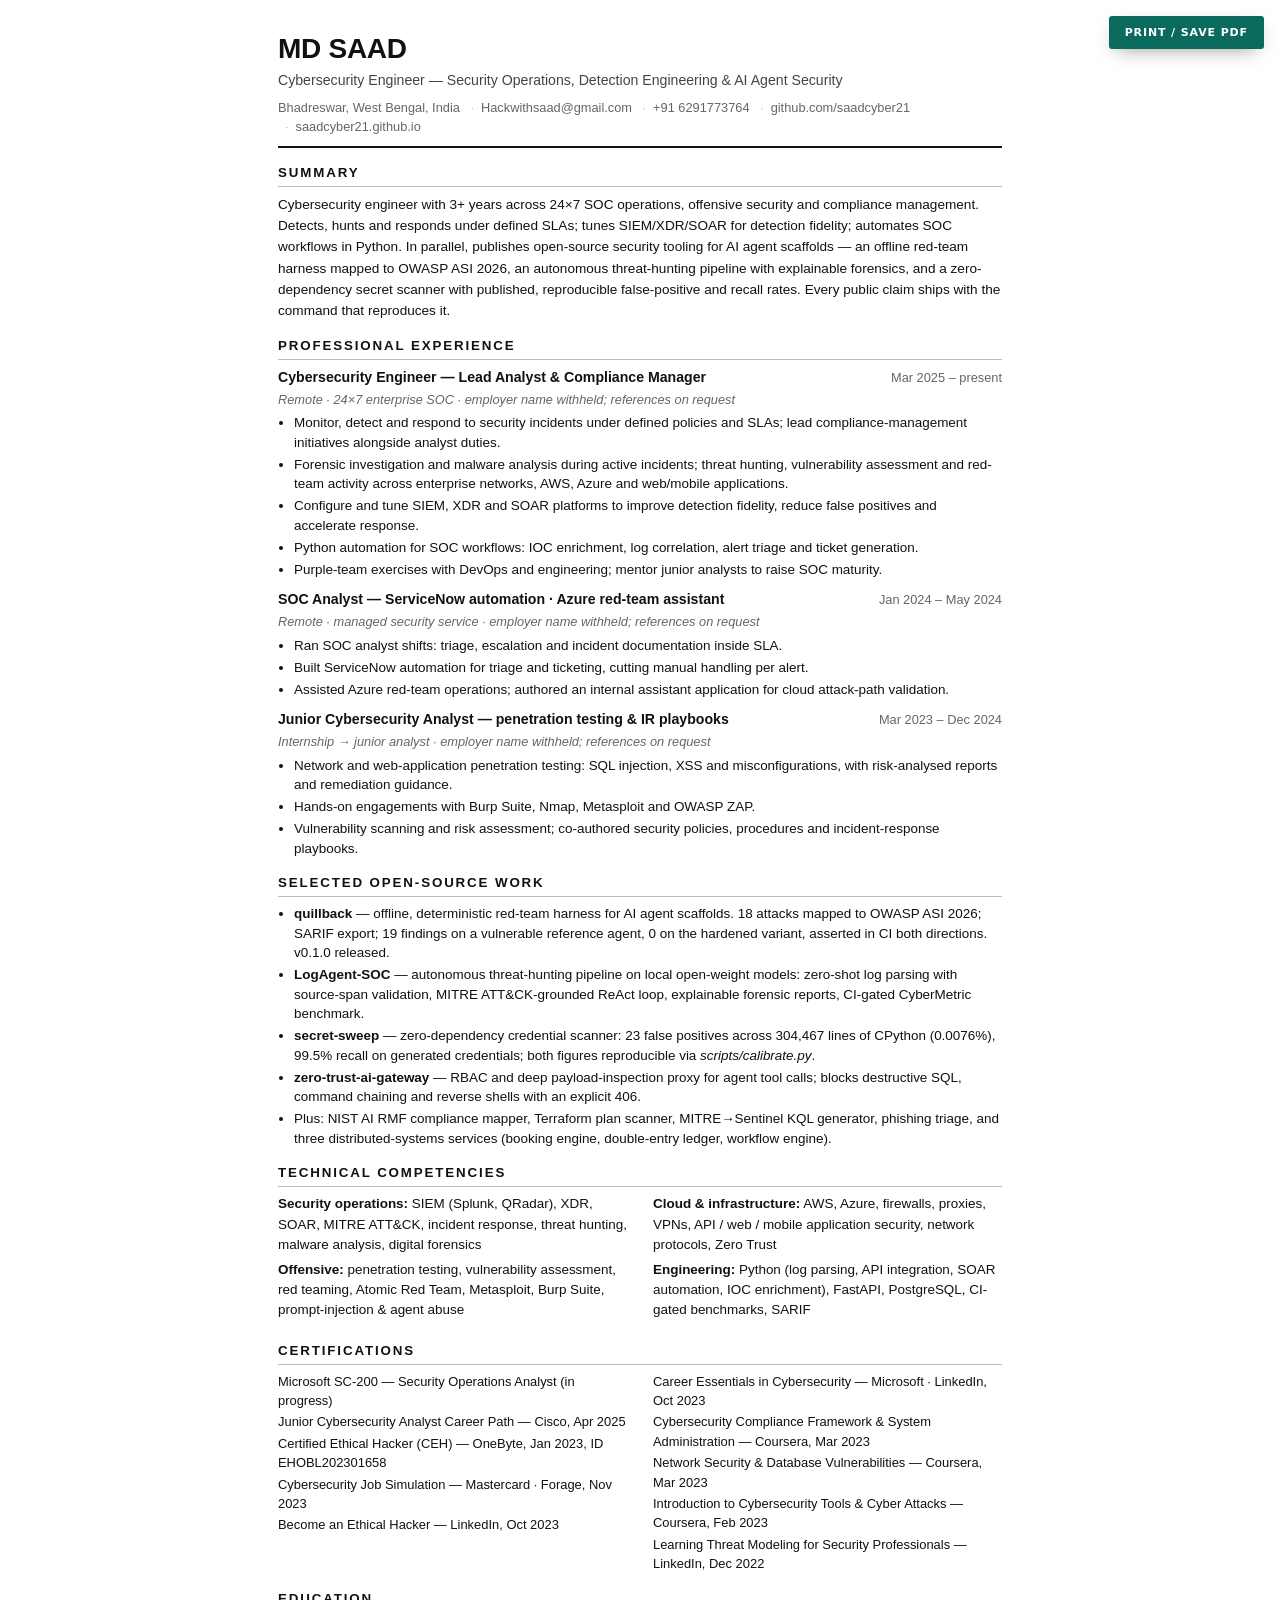
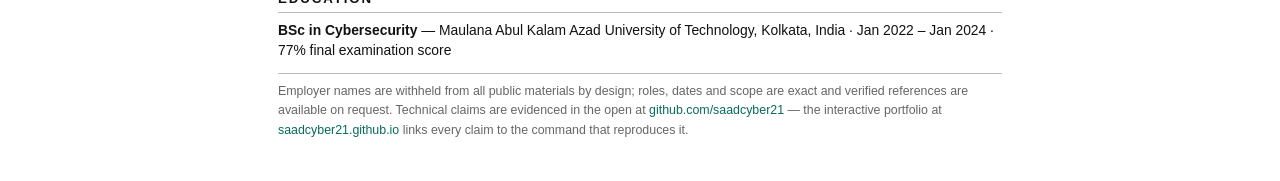
<file: resume.html>
<!DOCTYPE html>
<html lang="en">
<head>
<meta charset="utf-8">
<meta name="viewport" content="width=device-width,initial-scale=1">
<title>MD SAAD — Cybersecurity Engineer · one-page résumé</title>
<meta name="description" content="One-page ATS-readable résumé of MD SAAD — cybersecurity engineer: security operations, detection engineering, AI agent security. Employer names withheld by design; full portfolio at saadcyber21.github.io.">
<meta name="robots" content="index,follow">
<link rel="canonical" href="https://saadcyber21.github.io/resume.html">
<style>
  /* Deliberately plain: ATS parsers and hiring committees both read this.
     One column, system serif/sans, no graphics, no tables, no icons. */
  :root{ --ink:#111; --mut:#444; --soft:#666; --rule:#bbb; --acc:#0a6a5c; }
  *{box-sizing:border-box}
  html,body{margin:0;padding:0;background:#fff;color:var(--ink);
    font:10.4pt/1.5 "Helvetica Neue",Arial,"Segoe UI",sans-serif;
    -webkit-print-color-adjust:exact;print-color-adjust:exact}
  .page{max-width:800px;margin:0 auto;padding:34px 38px}
  header{border-bottom:2px solid var(--ink);padding-bottom:10px;margin-bottom:14px}
  h1{margin:0;font-size:21pt;letter-spacing:-.01em;line-height:1.1}
  .sub{margin:5px 0 0;font-size:10.6pt;color:var(--mut)}
  .contact{margin:7px 0 0;font-size:9.6pt;color:var(--soft)}
  .contact span+span::before{content:"·";margin:0 7px;color:var(--rule)}
  h2{font-size:10pt;text-transform:uppercase;letter-spacing:.14em;margin:15px 0 7px;
     color:var(--ink);border-bottom:1px solid var(--rule);padding-bottom:3px}
  p{margin:0 0 7px}
  .sum{font-size:10.2pt;line-height:1.55}
  .job{margin-bottom:10px}
  .job .top{display:flex;justify-content:space-between;gap:14px;align-items:baseline;flex-wrap:wrap}
  .job .role{font-weight:700;font-size:10.6pt}
  .job .dates{font-size:9.6pt;color:var(--soft);white-space:nowrap}
  .job .env{font-size:9.6pt;color:var(--soft);margin:2px 0 4px;font-style:italic}
  ul{margin:3px 0 0;padding-left:16px}
  li{margin-bottom:2.5px;font-size:10.1pt;line-height:1.45}
  .cols{display:flex;gap:26px;flex-wrap:wrap}
  .cols>div{flex:1 1 240px;min-width:220px}
  .sk{margin-bottom:5px;font-size:10.1pt}
  .sk b{font-weight:700}
  .certs{columns:2;column-gap:26px;font-size:9.7pt;line-height:1.5}
  .certs div{break-inside:avoid;margin-bottom:2px}
  .edu b{font-weight:700}
  .note{margin-top:12px;border-top:1px solid var(--rule);padding-top:8px;font-size:9.3pt;color:var(--soft);line-height:1.55}
  .note a{color:var(--acc);text-decoration:none}
  a{color:var(--acc)}
  .screen-only{position:fixed;right:16px;top:16px;background:var(--acc);color:#fff;border:0;
    font:600 11px/1 system-ui,sans-serif;letter-spacing:.08em;text-transform:uppercase;
    padding:11px 16px;border-radius:3px;cursor:pointer;box-shadow:0 6px 20px -8px rgba(0,0,0,.5)}
  @media print{
    @page{margin:12mm 13mm}
    .screen-only{display:none}
    .page{padding:0;max-width:none}
    h1{font-size:19pt}
    li{font-size:9.8pt}
    .certs{font-size:9.3pt}
  }
</style>
</head>
<body>
<button class="screen-only" onclick="window.print()" type="button">print / save pdf</button>
<div class="page">

<header>
  <h1>MD SAAD</h1>
  <p class="sub">Cybersecurity Engineer — Security Operations, Detection Engineering &amp; AI Agent Security</p>
  <p class="contact">
    <span>Bhadreswar, West Bengal, India</span>
    <span>Hackwithsaad@gmail.com</span>
    <span>+91 6291773764</span>
    <span>github.com/saadcyber21</span>
    <span>saadcyber21.github.io</span>
  </p>
</header>

<h2>Summary</h2>
<p class="sum">
  Cybersecurity engineer with 3+ years across 24×7 SOC operations, offensive security and compliance management.
  Detects, hunts and responds under defined SLAs; tunes SIEM/XDR/SOAR for detection fidelity; automates SOC workflows
  in Python. In parallel, publishes open-source security tooling for AI agent scaffolds — an offline red-team harness
  mapped to OWASP ASI 2026, an autonomous threat-hunting pipeline with explainable forensics, and a zero-dependency
  secret scanner with published, reproducible false-positive and recall rates. Every public claim ships with the
  command that reproduces it.
</p>

<h2>Professional experience</h2>

<div class="job">
  <div class="top"><span class="role">Cybersecurity Engineer — Lead Analyst &amp; Compliance Manager</span><span class="dates">Mar 2025 – present</span></div>
  <p class="env">Remote · 24×7 enterprise SOC · employer name withheld; references on request</p>
  <ul>
    <li>Monitor, detect and respond to security incidents under defined policies and SLAs; lead compliance-management initiatives alongside analyst duties.</li>
    <li>Forensic investigation and malware analysis during active incidents; threat hunting, vulnerability assessment and red-team activity across enterprise networks, AWS, Azure and web/mobile applications.</li>
    <li>Configure and tune SIEM, XDR and SOAR platforms to improve detection fidelity, reduce false positives and accelerate response.</li>
    <li>Python automation for SOC workflows: IOC enrichment, log correlation, alert triage and ticket generation.</li>
    <li>Purple-team exercises with DevOps and engineering; mentor junior analysts to raise SOC maturity.</li>
  </ul>
</div>

<div class="job">
  <div class="top"><span class="role">SOC Analyst — ServiceNow automation · Azure red-team assistant</span><span class="dates">Jan 2024 – May 2024</span></div>
  <p class="env">Remote · managed security service · employer name withheld; references on request</p>
  <ul>
    <li>Ran SOC analyst shifts: triage, escalation and incident documentation inside SLA.</li>
    <li>Built ServiceNow automation for triage and ticketing, cutting manual handling per alert.</li>
    <li>Assisted Azure red-team operations; authored an internal assistant application for cloud attack-path validation.</li>
  </ul>
</div>

<div class="job">
  <div class="top"><span class="role">Junior Cybersecurity Analyst — penetration testing &amp; IR playbooks</span><span class="dates">Mar 2023 – Dec 2024</span></div>
  <p class="env">Internship → junior analyst · employer name withheld; references on request</p>
  <ul>
    <li>Network and web-application penetration testing: SQL injection, XSS and misconfigurations, with risk-analysed reports and remediation guidance.</li>
    <li>Hands-on engagements with Burp Suite, Nmap, Metasploit and OWASP ZAP.</li>
    <li>Vulnerability scanning and risk assessment; co-authored security policies, procedures and incident-response playbooks.</li>
  </ul>
</div>

<h2>Selected open-source work</h2>
<div class="job">
  <ul>
    <li><b>quillback</b> — offline, deterministic red-team harness for AI agent scaffolds. 18 attacks mapped to OWASP ASI 2026; SARIF export; 19 findings on a vulnerable reference agent, 0 on the hardened variant, asserted in CI both directions. v0.1.0 released.</li>
    <li><b>LogAgent-SOC</b> — autonomous threat-hunting pipeline on local open-weight models: zero-shot log parsing with source-span validation, MITRE ATT&CK-grounded ReAct loop, explainable forensic reports, CI-gated CyberMetric benchmark.</li>
    <li><b>secret-sweep</b> — zero-dependency credential scanner: 23 false positives across 304,467 lines of CPython (0.0076%), 99.5% recall on generated credentials; both figures reproducible via <i>scripts/calibrate.py</i>.</li>
    <li><b>zero-trust-ai-gateway</b> — RBAC and deep payload-inspection proxy for agent tool calls; blocks destructive SQL, command chaining and reverse shells with an explicit 406.</li>
    <li>Plus: NIST AI RMF compliance mapper, Terraform plan scanner, MITRE→Sentinel KQL generator, phishing triage, and three distributed-systems services (booking engine, double-entry ledger, workflow engine).</li>
  </ul>
</div>

<h2>Technical competencies</h2>
<div class="cols">
  <div>
    <p class="sk"><b>Security operations:</b> SIEM (Splunk, QRadar), XDR, SOAR, MITRE ATT&amp;CK, incident response, threat hunting, malware analysis, digital forensics</p>
    <p class="sk"><b>Offensive:</b> penetration testing, vulnerability assessment, red teaming, Atomic Red Team, Metasploit, Burp Suite, prompt-injection &amp; agent abuse</p>
  </div>
  <div>
    <p class="sk"><b>Cloud &amp; infrastructure:</b> AWS, Azure, firewalls, proxies, VPNs, API / web / mobile application security, network protocols, Zero Trust</p>
    <p class="sk"><b>Engineering:</b> Python (log parsing, API integration, SOAR automation, IOC enrichment), FastAPI, PostgreSQL, CI-gated benchmarks, SARIF</p>
  </div>
</div>

<h2>Certifications</h2>
<div class="certs">
  <div>Microsoft SC-200 — Security Operations Analyst (in progress)</div>
  <div>Junior Cybersecurity Analyst Career Path — Cisco, Apr 2025</div>
  <div>Certified Ethical Hacker (CEH) — OneByte, Jan 2023, ID EHOBL202301658</div>
  <div>Cybersecurity Job Simulation — Mastercard · Forage, Nov 2023</div>
  <div>Become an Ethical Hacker — LinkedIn, Oct 2023</div>
  <div>Career Essentials in Cybersecurity — Microsoft · LinkedIn, Oct 2023</div>
  <div>Cybersecurity Compliance Framework &amp; System Administration — Coursera, Mar 2023</div>
  <div>Network Security &amp; Database Vulnerabilities — Coursera, Mar 2023</div>
  <div>Introduction to Cybersecurity Tools &amp; Cyber Attacks — Coursera, Feb 2023</div>
  <div>Learning Threat Modeling for Security Professionals — LinkedIn, Dec 2022</div>
</div>

<h2>Education</h2>
<p class="edu"><b>BSc in Cybersecurity</b> — Maulana Abul Kalam Azad University of Technology, Kolkata, India · Jan 2022 – Jan 2024 · 77% final examination score</p>

<p class="note">
  Employer names are withheld from all public materials by design; roles, dates and scope are exact and verified
  references are available on request. Technical claims are evidenced in the open at
  <a href="https://github.com/saadcyber21">github.com/saadcyber21</a> — the interactive portfolio at
  <a href="https://saadcyber21.github.io/">saadcyber21.github.io</a> links every claim to the command that reproduces it.
</p>

</div>
</body>
</html>
</file>
<file: styles.css>
/* ═══════════════════════════════════════════════════════════════════════
   MD SAAD — v3 · modern premium dark
   One self-hosted variable typeface (Space Grotesk, OFL), system sans/mono.
   No frameworks, no trackers, no third-party requests.
   ═══════════════════════════════════════════════════════════════════════ */
@font-face{
  font-family:"Space Grotesk";
  src:url("assets/space-grotesk-var.woff2") format("woff2");
  font-weight:300 700;font-style:normal;font-display:swap;
}

/* ── tokens ─────────────────────────────────────────────────────────── */
:root{
  --bg:#0A0C10;
  --bg-2:#0D1016;
  --glass:rgba(255,255,255,.035);
  --glass-2:rgba(255,255,255,.065);
  --line:rgba(255,255,255,.08);
  --line-2:rgba(255,255,255,.15);
  --ink:#F1F4F9;
  --ink-2:#C4CBD7;
  --mut:#8E99A9;
  --faint:#5C6675;
  --a1:#818CF8;
  --a2:#22D3EE;
  --acc:#98A2FF;
  --good:#34D399;
  --warn:#FBBF24;
  --bad:#FB7185;
  --grad:linear-gradient(96deg,#818CF8 0%,#38BDF8 55%,#22D3EE 100%);
  --disp:"Space Grotesk",system-ui,-apple-system,"Segoe UI",Roboto,sans-serif;
  --sans:system-ui,-apple-system,"Segoe UI",Roboto,"Helvetica Neue",Arial,sans-serif;
  --mono:ui-monospace,"SF Mono","Cascadia Mono",Menlo,Consolas,"Liberation Mono",monospace;
  --wrap:1120px;
  --hdr-h:60px;
  --r:14px;
}

/* ── base ───────────────────────────────────────────────────────────── */
*,*::before,*::after{box-sizing:border-box}
html{scroll-behavior:smooth;scroll-padding-top:calc(var(--hdr-h) + 20px)}
body{
  margin:0;background:var(--bg);color:var(--ink-2);
  font:15.5px/1.7 var(--sans);
  -webkit-font-smoothing:antialiased;text-rendering:optimizeLegibility;
  overflow-x:hidden;
}
h1,h2,h3,h4{color:var(--ink);margin:0;font-family:var(--disp)}
p{margin:0 0 1em}
a{color:var(--acc);text-decoration:none;text-underline-offset:3px}
a:hover{text-decoration:underline}
code{font:12.5px/1.5 var(--mono);background:rgba(255,255,255,.06);border:1px solid var(--line);
  padding:.12em .4em;border-radius:5px;color:var(--ink-2)}
::selection{background:var(--a1);color:#081018}
:focus-visible{outline:2px solid var(--a2);outline-offset:2px;border-radius:4px}
.wrap{max-width:var(--wrap);margin:0 auto;padding:0 28px}
.skip{position:absolute;left:-9999px;top:0;background:var(--a1);color:#081018;padding:8px 14px;z-index:300;border-radius:6px}
.skip:focus{left:8px;top:8px}
.print-only{display:none}
.grad{background:var(--grad);-webkit-background-clip:text;background-clip:text;color:transparent}

/* grain overlay */
.grain{
  position:fixed;inset:0;z-index:1;pointer-events:none;opacity:.05;mix-blend-mode:overlay;
  background-image:url("data:image/svg+xml,%3Csvg xmlns='http://www.w3.org/2000/svg' width='140' height='140'%3E%3Cfilter id='n'%3E%3CfeTurbulence type='fractalNoise' baseFrequency='.85' numOctaves='2'/%3E%3C/filter%3E%3Crect width='140' height='140' filter='url(%23n)'/%3E%3C/svg%3E");
}

/* glass */
.glass{
  background:var(--glass);border:1px solid var(--line);border-radius:var(--r);
  backdrop-filter:blur(8px);-webkit-backdrop-filter:blur(8px);
}

/* ── header ─────────────────────────────────────────────────────────── */
#hdr{
  position:sticky;top:0;z-index:90;height:var(--hdr-h);
  background:rgba(10,12,16,.72);backdrop-filter:blur(14px) saturate(1.4);
  -webkit-backdrop-filter:blur(14px) saturate(1.4);
  border-bottom:1px solid var(--line);
}
.hwrap{max-width:var(--wrap);margin:0 auto;padding:0 28px;height:100%;display:flex;align-items:center;gap:20px}
.brand{
  display:flex;align-items:center;gap:10px;
  font:700 14px/1 var(--disp);letter-spacing:.06em;text-transform:uppercase;color:var(--ink);
  white-space:nowrap;
}
.brand:hover{text-decoration:none}
.bmark{width:16px;height:16px;border-radius:5px;background:var(--grad);display:inline-block;
  box-shadow:0 0 14px rgba(129,140,248,.55)}
#nav{display:flex;gap:2px;margin-left:auto;overflow-x:auto;scrollbar-width:none}
#nav::-webkit-scrollbar{display:none}
#nav a{
  font:11px/1 var(--mono);letter-spacing:.14em;text-transform:uppercase;
  color:var(--mut);padding:8px 10px;border-radius:7px;white-space:nowrap;transition:color .18s,background .18s;
}
#nav a:hover{color:var(--ink);background:var(--glass-2);text-decoration:none}
#nav a.on{color:var(--ink);background:var(--glass-2)}
#nav a.on::before{content:"";display:inline-block;width:5px;height:5px;border-radius:50%;
  background:var(--grad);margin-right:7px;vertical-align:1px}
#palBtn{
  display:flex;align-items:center;gap:8px;background:var(--glass);cursor:pointer;
  border:1px solid var(--line);border-radius:9px;padding:7px 11px;color:var(--mut);
  font:11px/1 var(--mono);letter-spacing:.08em;transition:border-color .18s,color .18s;
}
#palBtn:hover{border-color:var(--line-2);color:var(--ink)}
#palBtn kbd{font:10.5px/1 var(--mono);border:1px solid var(--line-2);border-radius:5px;padding:3px 6px;color:var(--ink-2)}
.palhint{text-transform:uppercase}

/* ── hero ───────────────────────────────────────────────────────────── */
.hero{position:relative;padding:96px 0 0;overflow:hidden}
.aurora{position:absolute;inset:0;pointer-events:none}
.aurora i{position:absolute;border-radius:50%;filter:blur(110px)}
.aurora .a1{width:620px;height:620px;background:rgba(79,70,229,.34);top:-220px;left:-160px;animation:drift 26s ease-in-out infinite alternate}
.aurora .a2{width:520px;height:520px;background:rgba(14,116,144,.30);top:-40px;right:-180px;animation:drift 32s ease-in-out infinite alternate-reverse}
.aurora .a3{width:760px;height:420px;background:rgba(34,211,238,.13);top:220px;left:50%;margin-left:-380px;animation:drift 40s ease-in-out infinite alternate}
@keyframes drift{from{transform:translate3d(0,0,0) scale(1)}to{transform:translate3d(60px,40px,0) scale(1.12)}}
.hero-wrap{position:relative;z-index:2}
.hero-center{text-align:center}
.hero-center .hero-top{justify-content:center}
.hero-center .hero-meta,.hero-center .hero-cta{justify-content:center}
.hero-center .hero-role{margin-left:auto;margin-right:auto}
.hero-center .hero-thesis{margin-left:auto;margin-right:auto;text-align:center}
.hero-top{display:flex;flex-wrap:wrap;align-items:center;gap:14px 22px;margin-bottom:34px}
.pill{
  display:inline-flex;align-items:center;gap:9px;margin:0;
  font:11px/1 var(--mono);letter-spacing:.12em;text-transform:uppercase;color:var(--ink-2);
  background:var(--glass);border:1px solid var(--line);border-radius:999px;padding:9px 15px;
}
.dotp{width:7px;height:7px;border-radius:50%;background:var(--good);
  box-shadow:0 0 0 0 rgba(52,211,153,.5);animation:pulse 2.4s infinite}
@keyframes pulse{0%{box-shadow:0 0 0 0 rgba(52,211,153,.45)}70%{box-shadow:0 0 0 9px rgba(52,211,153,0)}100%{box-shadow:0 0 0 0 rgba(52,211,153,0)}}
.hero-kicker{margin:0;font:11px/1 var(--mono);letter-spacing:.2em;text-transform:uppercase;color:var(--faint)}
.hero-name{
  font:700 clamp(58px,11.5vw,150px)/0.94 var(--disp);
  letter-spacing:-.045em;text-transform:uppercase;color:var(--ink);
  margin:0 0 26px;text-wrap:balance;
}
.hero-role{
  font:500 clamp(16px,2.1vw,21px)/1.5 var(--disp);color:var(--ink-2);
  max-width:46ch;margin:0 0 14px;letter-spacing:-.01em;
}
.hero-meta{
  font:12px/1.7 var(--mono);color:var(--mut);margin:0 0 34px;
  display:flex;flex-wrap:wrap;gap:4px 12px;align-items:baseline;
}
.hero-meta i{font-style:normal;color:var(--faint)}
.hero-meta a{color:var(--mut)}
.hero-meta a:hover{color:var(--a2);text-decoration:none}
.hero-thesis{
  margin:0 0 36px;max-width:62ch;padding:20px 24px;
  background:var(--glass);border:1px solid var(--line);border-left:3px solid transparent;
  border-image:var(--grad) 1;border-image-slice:1;border-radius:0;
  border-top:none;border-right:none;border-bottom:1px solid var(--line);
}
.hero-thesis p{
  font:500 clamp(17px,2.2vw,23px)/1.45 var(--disp);color:var(--ink);
  letter-spacing:-.015em;margin:0 0 8px;
}
.hero-thesis footer{font:10.5px/1 var(--mono);letter-spacing:.16em;text-transform:uppercase;color:var(--faint)}
.hero-cta{display:flex;flex-wrap:wrap;gap:12px;margin-bottom:52px}

/* buttons */
.btn{
  display:inline-flex;align-items:center;gap:9px;cursor:pointer;
  font:600 12px/1 var(--disp);letter-spacing:.08em;text-transform:uppercase;
  border-radius:10px;padding:14px 22px;border:1px solid transparent;
  transition:transform .18s,box-shadow .18s,border-color .18s,background .18s,color .18s;
}
.btn:active{transform:translateY(1px)}
.grad-btn{background:var(--grad);color:#071018;box-shadow:0 8px 28px -10px rgba(56,189,248,.5)}
.grad-btn:hover{transform:translateY(-2px);box-shadow:0 14px 36px -10px rgba(56,189,248,.65);text-decoration:none}
.ghost-btn{background:var(--glass);color:var(--ink-2);border-color:var(--line)}
.ghost-btn:hover{border-color:var(--line-2);color:var(--ink);transform:translateY(-2px);text-decoration:none}
.linkbtn{background:none;border:none;padding:0;cursor:pointer;font:inherit;color:var(--a2);text-decoration:underline;text-underline-offset:3px}

/* bento board — the career dashboard */
.bento{
  display:grid;grid-template-columns:repeat(4,1fr);grid-auto-rows:minmax(118px,auto);
  gap:14px;margin:10px 0 18px;text-align:left;
}
.btile{
  position:relative;overflow:hidden;border-radius:16px;padding:22px 22px 18px;
  background:linear-gradient(180deg,rgba(255,255,255,.055),rgba(255,255,255,.02));
  border:1px solid var(--line);display:flex;flex-direction:column;
}
.btile::before{content:"";position:absolute;top:0;left:0;right:0;height:2px;background:var(--grad);opacity:.75}
.b2x2{grid-column:span 2;grid-row:span 2}
.b2{grid-column:span 2}
.bt-k{font:700 10px/1 var(--mono);letter-spacing:.2em;text-transform:uppercase;margin:0 0 12px;
  background:var(--grad);-webkit-background-clip:text;background-clip:text;color:transparent}
.bt-big{font:700 clamp(30px,3.4vw,44px)/1.05 var(--disp);letter-spacing:-.035em;color:var(--ink);margin:0 0 8px}
.b2x2 .bt-big{font-size:clamp(38px,4vw,54px)}
.bt-l{font:12px/1.6 var(--sans);color:var(--mut);margin:0 0 10px;max-width:34ch}
.btile .ev-src{margin-top:auto}
.bmini{display:grid;grid-template-columns:1fr 1fr;gap:10px;margin:6px 0 14px}
.bmini .g{background:rgba(0,0,0,.28);border:1px solid var(--line);border-radius:10px;padding:11px 13px}
.bmini .k{font:700 19px/1.1 var(--disp);letter-spacing:-.02em;color:var(--ink)}
.bmini .l{font:10.5px/1.45 var(--sans);color:var(--mut);margin-top:4px}
.bbars{display:grid;gap:9px;margin:2px 0 12px}
.bbar{display:grid;grid-template-columns:74px 1fr 40px;align-items:center;gap:10px;
  font:10px/1 var(--mono);letter-spacing:.08em;color:var(--faint);text-transform:uppercase}
.bbar i{display:block;height:8px;border-radius:5px;background:rgba(255,255,255,.06);overflow:hidden}
.bbar .fill{display:block;height:8px;border-radius:5px}
.fill.naive{width:100%;background:rgba(251,113,133,.5)}
.fill.calib{width:4%;min-width:7px;background:var(--grad);box-shadow:0 0 12px rgba(56,189,248,.55)}
.bdots{display:flex;gap:8px;flex-wrap:wrap;margin:2px 0 12px}
.bdots i{width:15px;height:15px;border-radius:5px;background:rgba(255,255,255,.06);border:1px solid var(--line)}
.bdots i.on{background:var(--grad);border-color:transparent;box-shadow:0 0 12px rgba(56,189,248,.5)}
.prov{font:10.5px/1.7 var(--mono);color:var(--faint);margin:0 0 64px;max-width:90ch}

/* marquee */
.marquee{
  border-top:1px solid var(--line);border-bottom:1px solid var(--line);
  padding:15px 0;overflow:hidden;position:relative;z-index:2;
  background:linear-gradient(180deg,rgba(255,255,255,.015),transparent);
}
.mq-track{display:inline-flex;white-space:nowrap;animation:mq 42s linear infinite;will-change:transform}
.mq-track span{
  font:600 13px/1 var(--disp);letter-spacing:.22em;text-transform:uppercase;color:var(--faint);
  padding:0 26px;position:relative;
}
.mq-track span::after{content:"◆";position:absolute;right:-7px;color:var(--a1);font-size:7px;top:3px}
@keyframes mq{from{transform:translateX(0)}to{transform:translateX(-50%)}}

/* ── sections ───────────────────────────────────────────────────────── */
main section{padding:96px 0;position:relative}
main section+section{border-top:1px solid var(--line)}
.sechead{margin-bottom:48px;position:relative}
.ghost{
  position:absolute;right:0;top:-34px;z-index:0;user-select:none;pointer-events:none;
  font:700 clamp(90px,13vw,170px)/1 var(--disp);letter-spacing:-.05em;
  color:transparent;-webkit-text-stroke:1px rgba(255,255,255,.09);
}
.kicker{
  font:11px/1 var(--mono);letter-spacing:.26em;text-transform:uppercase;margin:0 0 14px;
  background:var(--grad);-webkit-background-clip:text;background-clip:text;color:transparent;
  display:inline-block;
}
.sechead h2{
  font:700 clamp(28px,4.4vw,44px)/1.12 var(--disp);letter-spacing:-.03em;
  margin:0 0 14px;position:relative;z-index:1;
}
.lede{font-size:15.5px;line-height:1.7;color:var(--mut);max-width:70ch;margin:0;position:relative;z-index:1}
.subhead{
  font:600 11px/1 var(--mono);letter-spacing:.2em;text-transform:uppercase;
  color:var(--mut);font-weight:600;margin:0 0 16px;
}
.body{color:var(--ink-2)}
.rv{opacity:0;transform:translateY(20px);transition:opacity .6s cubic-bezier(.2,.7,.3,1),transform .6s cubic-bezier(.2,.7,.3,1)}
.rv.in{opacity:1;transform:none}
html:not(.js) .rv{opacity:1;transform:none}

/* spotlight cards */
.sp{position:relative}
.sp::after{
  content:"";position:absolute;inset:0;border-radius:inherit;pointer-events:none;opacity:0;
  background:radial-gradient(460px circle at var(--mx,50%) var(--my,50%),rgba(129,140,248,.12),transparent 62%);
  transition:opacity .35s;
}
.sp:hover::after{opacity:1}

/* ── §01 profile ────────────────────────────────────────────────────── */
.profile-grid{display:grid;grid-template-columns:minmax(0,1.6fr) minmax(280px,1fr);gap:28px;align-items:start}
.langsw{position:absolute;right:0;top:6px;display:flex;background:var(--glass);border:1px solid var(--line);border-radius:9px;overflow:hidden;z-index:2}
.langsw button{background:none;border:none;cursor:pointer;padding:8px 14px;font:11px/1 var(--mono);letter-spacing:.1em;color:var(--mut)}
.langsw button+button{border-left:1px solid var(--line)}
.langsw button.on{background:var(--grad);color:#071018;font-weight:700}
.langsw button:hover:not(.on){color:var(--ink)}
.prose p{margin:0 0 1.1em;max-width:66ch;font-size:16px;line-height:1.75}
.prose p:first-child::first-letter{
  font:700 3.4em/0.85 var(--disp);float:left;padding:.04em .14em 0 0;
  background:var(--grad);-webkit-background-clip:text;background-clip:text;color:transparent;
}
#dosIntro.zh p{font-size:15px;line-height:1.95}
.glance-card{padding:22px 22px 10px;margin-bottom:16px}
.glance{display:grid;grid-template-columns:1fr 1fr;gap:14px}
.glance .g{padding:14px;border-radius:10px;background:rgba(0,0,0,.25);border:1px solid var(--line)}
.glance .k{font:700 24px/1.1 var(--disp);letter-spacing:-.02em;color:var(--ink)}
.glance .l{font:12px/1.5 var(--sans);color:var(--mut);margin-top:4px}
.glance .s{font:9.5px/1.4 var(--mono);letter-spacing:.1em;text-transform:uppercase;color:var(--faint);margin-top:6px}
.note-card{padding:20px 22px}
.note-card p{font-size:13.5px;color:var(--mut);margin:0 0 10px}
.notelink{font:11px/1.6 var(--mono);letter-spacing:.06em;color:var(--faint)}
.notelink a{color:var(--acc)}

/* ── §02 method ─────────────────────────────────────────────────────── */
.maxims{display:grid;grid-template-columns:repeat(3,1fr);gap:16px}
.maxim{padding:26px 24px;border-radius:var(--r);background:var(--glass);border:1px solid var(--line);position:relative;overflow:hidden}
.maxim::before{content:"";position:absolute;top:0;left:0;right:0;height:2px;background:var(--grad);opacity:.8}
.maxim .mn{font:700 12px/1 var(--mono);letter-spacing:.2em;margin:0 0 16px;
  background:var(--grad);-webkit-background-clip:text;background-clip:text;color:transparent}
.maxim h3{font:600 20px/1.3 var(--disp);letter-spacing:-.02em;margin:0 0 12px}
.maxim p{font-size:13.5px;line-height:1.65;color:var(--mut);margin:0 0 16px}
.maxim .mp{font:11.5px/1.65 var(--mono);color:var(--faint);border-top:1px dashed var(--line-2);padding-top:13px;margin:0}
.maxim .mp a{color:var(--a2)}

/* ── §03 exhibits — bento hybrid: featured + 2-up ───────────────────── */
#dossiers{display:grid;grid-template-columns:1fr 1fr;gap:16px}
.exhibit{
  position:relative;overflow:hidden;border-radius:18px;margin:0;
  background:linear-gradient(180deg,rgba(255,255,255,.045),rgba(255,255,255,.02));
  border:1px solid var(--line);padding:34px 34px 30px;
}
.exhibit::before{content:"";position:absolute;top:0;left:0;right:0;height:2px;background:var(--grad);opacity:.85}
.exhibit:first-child,.exhibit:last-child{grid-column:1/-1}
.exhibit:not(:first-child) .ex-metrics{grid-template-columns:1fr 1fr}
.exhibit:not(:first-child) .ex-claim{font-size:17px}
.ex-head{display:flex;flex-wrap:wrap;align-items:center;gap:10px 18px;margin-bottom:4px}
.ex-no{font:700 13px/1 var(--mono);letter-spacing:.14em;
  background:var(--grad);-webkit-background-clip:text;background-clip:text;color:transparent}
.ex-name{font:700 28px/1.2 var(--disp);letter-spacing:-.03em;margin:0}
.ex-name a{color:var(--ink)}
.ex-name a:hover{color:var(--a2);text-decoration:none}
.ex-chips{display:flex;gap:8px;flex-wrap:wrap;margin-left:auto}
.chip{
  font:10px/1 var(--mono);letter-spacing:.1em;text-transform:uppercase;
  background:var(--glass-2);border:1px solid var(--line);border-radius:999px;
  padding:6px 11px;color:var(--mut);
}
.chip.v{color:var(--ink);border-color:rgba(129,140,248,.5);background:rgba(129,140,248,.12)}
.ex-tag{font:12.5px/1.6 var(--mono);color:var(--mut);margin:2px 0 18px}
.ex-claim{
  font:500 20px/1.5 var(--disp);letter-spacing:-.015em;color:var(--ink);
  margin:0 0 14px;max-width:56ch;
}
.ex-claim::before{content:"“";color:var(--a1)}
.ex-claim::after{content:"”";color:var(--a1)}
.ex-story{max-width:74ch;color:var(--mut);margin:0 0 26px;font-size:14.5px;line-height:1.75}
.ex-metrics{display:grid;grid-template-columns:repeat(4,1fr);gap:12px;margin:0 0 22px}
.mc{padding:16px 18px 14px;border-radius:11px;background:rgba(0,0,0,.28);border:1px solid var(--line)}
.mc .mk{font:700 27px/1.1 var(--disp);letter-spacing:-.03em;color:var(--ink);margin:0 0 5px}
.mc:nth-child(1) .mk{background:var(--grad);-webkit-background-clip:text;background-clip:text;color:transparent}
.mc .ml{font:10px/1.5 var(--mono);letter-spacing:.08em;text-transform:uppercase;color:var(--faint);margin:0}
.ex-verify{
  display:flex;align-items:center;gap:14px;flex-wrap:wrap;margin:0 0 18px;
  background:rgba(0,0,0,.35);border:1px solid var(--line);border-left:3px solid var(--a1);
  border-radius:10px;padding:13px 16px;
}
.ex-verify .vl{font:10px/1 var(--mono);letter-spacing:.2em;text-transform:uppercase;color:var(--a2);white-space:nowrap}
.ex-verify code{background:none;border:none;padding:0;font-size:12.5px;color:var(--ink-2);word-break:break-all}
.ex-verify .copy{
  margin-left:auto;background:var(--glass-2);border:1px solid var(--line);border-radius:7px;cursor:pointer;
  font:10px/1 var(--mono);letter-spacing:.12em;text-transform:uppercase;color:var(--mut);padding:7px 11px;
}
.ex-verify .copy:hover{color:var(--ink);border-color:var(--line-2)}
.ex-honest{
  border:1px dashed rgba(251,113,133,.4);background:rgba(251,113,133,.05);
  border-radius:11px;padding:15px 18px;margin:0 0 14px;max-width:86ch;
}
.ex-honest .hl{
  font:700 10px/1 var(--mono);letter-spacing:.2em;text-transform:uppercase;
  color:var(--bad);display:block;margin-bottom:8px;
}
.ex-honest p{margin:0;font-size:13px;line-height:1.7;color:var(--ink-2)}
.ex-extra{font:12px/1.7 var(--mono);color:var(--mut);max-width:86ch;margin:0}
.ex-topics{display:flex;gap:7px;flex-wrap:wrap;margin:16px 0 0}
.ex-topics .tp{
  font:10px/1 var(--mono);letter-spacing:.06em;color:var(--mut);
  background:var(--glass-2);border:1px solid var(--line);border-radius:999px;padding:5px 10px;
}
.ex-topics .tp::before{content:"#";color:var(--a1)}

/* ── §04 coverage ───────────────────────────────────────────────────── */
.covgrid{display:grid;grid-template-columns:repeat(5,1fr);gap:12px}
.covtile{
  padding:16px 16px 14px;border-radius:12px;background:var(--glass);border:1px solid var(--line);
  position:relative;overflow:hidden;
}
.covtile .cid{font:700 12px/1 var(--mono);letter-spacing:.1em;display:block;margin-bottom:9px;
  background:var(--grad);-webkit-background-clip:text;background-clip:text;color:transparent}
.covtile .cnm{font:600 14px/1.35 var(--disp);letter-spacing:-.01em;color:var(--ink);display:block;margin-bottom:10px;min-height:2.6em}
.covtile .cst{font:9.5px/1 var(--mono);letter-spacing:.14em;text-transform:uppercase;display:flex;align-items:center;gap:7px}
.covtile .cst.cov{color:var(--good)}
.covtile .cst.blind{color:var(--faint)}
.covtile.covered{border-color:rgba(52,211,153,.28)}
.covtile.covered::before{content:"";position:absolute;top:0;left:0;right:0;height:2px;background:linear-gradient(90deg,var(--good),transparent)}
.covtile.blind{opacity:.62;border-style:dashed}
.covtile .cnote{display:block;font-size:11.5px;line-height:1.55;color:var(--faint);margin-top:9px}
.covlegend{font:11px/1.8 var(--mono);letter-spacing:.06em;color:var(--faint);margin:18px 0 0}
.dot{display:inline-block;width:8px;height:8px;border-radius:50%;margin-right:7px}
.dot.cov{background:var(--good);box-shadow:0 0 10px rgba(52,211,153,.6)}
.dot.blind{border:1.5px solid var(--faint);background:transparent}

/* ── §05 lab ────────────────────────────────────────────────────────── */
.lab{border-radius:18px;overflow:hidden}
.tabs{display:flex;gap:6px;padding:10px;background:rgba(0,0,0,.3);border-bottom:1px solid var(--line);flex-wrap:wrap}
.tabs button{
  background:transparent;border:1px solid transparent;border-radius:9px;cursor:pointer;
  font:600 11px/1 var(--disp);letter-spacing:.12em;text-transform:uppercase;
  color:var(--mut);padding:11px 16px;transition:color .18s,background .18s;
}
.tabs button:hover{color:var(--ink)}
.tabs button.on{background:var(--grad);color:#071018}
.pane{display:none;padding:28px 30px 32px}
.pane.on{display:block}
.panenote{font:13px/1.7 var(--sans);color:var(--mut);max-width:82ch;margin:0 0 20px}
.paneh{font:600 10.5px/1 var(--mono);letter-spacing:.2em;text-transform:uppercase;color:var(--faint);font-weight:600;margin:26px 0 12px}
.fieldlabel{display:block;font:10.5px/1 var(--mono);letter-spacing:.18em;text-transform:uppercase;color:var(--faint);margin:0 0 8px}
.inp{
  width:100%;background:rgba(0,0,0,.35);color:var(--ink);
  border:1px solid var(--line);border-radius:10px;padding:13px 15px;
  font:12.5px/1.65 var(--mono);resize:vertical;transition:border-color .18s;
}
.inp:focus{outline:none;border-color:var(--a1);box-shadow:0 0 0 3px rgba(129,140,248,.15)}
.presets{display:flex;flex-wrap:wrap;gap:8px;margin:13px 0}
.pset{
  background:var(--glass-2);border:1px solid var(--line);border-radius:8px;cursor:pointer;
  font:11px/1 var(--mono);color:var(--mut);padding:9px 12px;transition:color .18s,border-color .18s;
}
.pset:hover{border-color:var(--a1);color:var(--ink)}
.pset.warn{color:var(--warn);border-color:rgba(251,191,36,.35)}
.runrow{display:flex;gap:10px;margin:8px 0 22px}
.findings{list-style:none;margin:0;padding:0;display:grid;gap:9px}
.finding{
  border:1px solid var(--line);border-left:3px solid var(--line-2);border-radius:10px;
  padding:12px 16px;background:rgba(0,0,0,.3);
}
.finding.crit{border-left-color:var(--bad)}
.finding.high{border-left-color:var(--warn)}
.finding.clean{border-left-color:var(--good)}
.finding.naive{border-left-color:var(--faint);opacity:.85}
.finding .sev{font:10px/1 var(--mono);letter-spacing:.16em;text-transform:uppercase;color:var(--faint);margin-bottom:7px}
.finding.crit .sev{color:var(--bad)}
.finding.high .sev{color:var(--warn)}
.finding.clean .sev{color:var(--good)}
.finding .fname{font:600 13.5px/1.4 var(--disp);color:var(--ink)}
.finding .ev{font:12px/1.6 var(--mono);color:var(--ink-2);margin-top:4px;word-break:break-all}
.finding .why{font:11.5px/1.6 var(--mono);color:var(--mut);margin-top:6px}
.verdict{
  margin-top:18px;padding:14px 17px;border-radius:10px;
  font:12.5px/1.7 var(--mono);border:1px solid var(--line-2);color:var(--ink-2);background:rgba(0,0,0,.3);
}
.verdict.bad{border-color:rgba(251,113,133,.5);background:rgba(251,113,133,.07)}
.verdict.good{border-color:rgba(52,211,153,.45);background:rgba(52,211,153,.06)}
.gwsplit{display:grid;grid-template-columns:1fr 1fr;gap:30px}
.sigrow{display:grid;grid-template-columns:1fr auto auto;gap:12px;align-items:baseline;
  padding:9px 4px;border-bottom:1px solid var(--line);border-radius:4px}
.sigrow .re{font:11.5px/1.5 var(--mono);color:var(--ink-2);word-break:break-all}
.sigrow .lb{font:11px/1 var(--sans);color:var(--mut)}
.sigrow .mk{font:9.5px/1 var(--mono);letter-spacing:.14em;text-transform:uppercase;color:var(--faint);white-space:nowrap}
.sigrow.hit{background:rgba(251,113,133,.08)}
.sigrow.hit .mk{color:var(--bad);font-weight:700}
.gw{border:1px solid var(--line-2);border-radius:11px;background:rgba(0,0,0,.3);overflow:hidden}
.gwrow{display:grid;grid-template-columns:170px 1fr;border-bottom:1px solid var(--line)}
.gwrow:last-child{border-bottom:none}
.gwrow .lbl{font:10px/1.5 var(--mono);letter-spacing:.14em;text-transform:uppercase;color:var(--faint);
  padding:11px 15px;border-right:1px solid var(--line);background:rgba(255,255,255,.02)}
.gwrow .val{font:12.5px/1.6 var(--mono);color:var(--ink-2);padding:11px 15px;word-break:break-word}
.gwrow .val.ok{color:var(--good)}
.gwrow .val.bl{color:var(--bad);font-weight:600}
.calibgrid{display:grid;grid-template-columns:repeat(3,1fr);gap:14px;margin:0 0 10px}
.calibcard{padding:18px 20px}
.cl-k{font:700 26px/1.15 var(--disp);letter-spacing:-.03em;margin:0 0 10px;
  background:var(--grad);-webkit-background-clip:text;background-clip:text;color:transparent}
.cl-l{font:12.5px/1.65 var(--sans);color:var(--mut);margin:0}
.recall{list-style:none;margin:0;padding:0;border-top:1px solid var(--line)}
.recall li{display:flex;justify-content:space-between;gap:16px;padding:12px 4px;border-bottom:1px solid var(--line);align-items:baseline}
.recall li span{font:13px/1.5 var(--sans);color:var(--ink-2)}
.recall li s{color:var(--faint);text-decoration:none;font:11px/1 var(--mono)}
.recall li b{font:700 20px/1 var(--disp);letter-spacing:-.02em;color:var(--ink);white-space:nowrap}

/* ── §06 credentials ────────────────────────────────────────────────── */
.credgrid{display:grid;grid-template-columns:minmax(0,1.45fr) minmax(300px,1fr);gap:24px;align-items:start}
.skgrid{display:grid;grid-template-columns:1fr 1fr;gap:14px}
.skg{background:var(--glass);border:1px solid var(--line);border-radius:var(--r);padding:20px 20px 12px}
.skg h4{font:700 11px/1 var(--mono);letter-spacing:.18em;text-transform:uppercase;margin:0 0 12px;
  background:var(--grad);-webkit-background-clip:text;background-clip:text;color:transparent}
.skg ul{list-style:none;margin:0;padding:0}
.skg li{display:flex;justify-content:space-between;gap:12px;align-items:baseline;padding:7.5px 0;border-bottom:1px solid var(--line)}
.skg li:last-child{border-bottom:none}
.skg .nm{font-size:13px;color:var(--ink-2)}
.evtag{
  font:9px/1 var(--mono);letter-spacing:.12em;text-transform:uppercase;white-space:nowrap;
  border:1px solid var(--line-2);border-radius:999px;padding:5px 9px;color:var(--faint);
}
.evtag.evidence{color:var(--a2);border-color:rgba(34,211,238,.4);background:rgba(34,211,238,.07)}
.evtag.cert{color:var(--good);border-color:rgba(52,211,153,.35);background:rgba(52,211,153,.06)}
.evtag a{color:inherit}
.cert-card{padding:20px 22px 10px;margin-bottom:16px}
.certlist{list-style:none;margin:0;padding:0}
.certlist li{display:flex;justify-content:space-between;gap:14px;padding:10px 0;border-bottom:1px solid var(--line);align-items:baseline}
.certlist li:last-child{border-bottom:none}
.certlist .cn{font-size:13px;color:var(--ink-2);display:block}
.certlist .co{font:10px/1.6 var(--mono);letter-spacing:.06em;color:var(--faint);text-transform:uppercase}
.certlist .cid{color:var(--mut);text-transform:none}
.certlist .cw{font:11px/1 var(--mono);color:var(--mut);white-space:nowrap}
.certlist .cw.prog{color:var(--warn)}
.edu-card{padding:20px 22px}
.edubox .deg{font:600 18px/1.35 var(--disp);letter-spacing:-.02em;color:var(--ink)}
.edubox .sch{font-size:13px;color:var(--ink-2);margin-top:5px}
.edubox .meta{display:flex;justify-content:space-between;gap:12px;margin-top:12px;
  font:10.5px/1 var(--mono);letter-spacing:.08em;color:var(--mut);text-transform:uppercase}

/* ── §07 experience ─────────────────────────────────────────────────── */
.xlist{display:grid;gap:16px}
.xentry{
  display:grid;grid-template-columns:230px 1fr;gap:34px;border-radius:var(--r);
  background:var(--glass);border:1px solid var(--line);padding:28px 30px;position:relative;overflow:hidden;
}
.xentry::before{content:"";position:absolute;left:0;top:0;bottom:0;width:3px;background:var(--grad)}
.xwhen .wr{font:700 13px/1.5 var(--mono);letter-spacing:.06em;
  background:var(--grad);-webkit-background-clip:text;background-clip:text;color:transparent}
.xwhen .wm{font:11px/1.6 var(--mono);color:var(--mut);letter-spacing:.03em}
.anon{
  display:inline-block;margin-top:12px;font:9.5px/1 var(--mono);letter-spacing:.14em;text-transform:uppercase;
  border:1px dashed var(--line-2);border-radius:999px;padding:6px 10px;color:var(--faint);
}
.xbody h3{font:600 21px/1.35 var(--disp);letter-spacing:-.02em;margin:0 0 13px}
.xbody ul{margin:0 0 15px;padding-left:18px}
.xbody li{margin-bottom:8px;font-size:14px;color:var(--mut);max-width:74ch}
.xbody li::marker{color:var(--a1)}
.xmuscle{display:flex;align-items:baseline;gap:9px;flex-wrap:wrap;border-top:1px dashed var(--line-2);padding-top:13px}
.xmuscle .ml{font:9.5px/1 var(--mono);letter-spacing:.16em;text-transform:uppercase;color:var(--faint)}
.xmuscle a{
  font:11px/1 var(--mono);color:var(--acc);border:1px solid var(--line-2);
  border-radius:999px;padding:6px 11px;transition:background .18s,color .18s;
}
.xmuscle a:hover{background:var(--grad);color:#071018;border-color:transparent;text-decoration:none}

/* ── §08 supporting work ────────────────────────────────────────────── */
.supgrid{display:grid;grid-template-columns:1fr 1fr;gap:16px;align-items:start}
.ccard,.sysrow{
  display:block;border-radius:var(--r);padding:22px 24px;margin-bottom:14px;color:inherit;
  background:var(--glass);border:1px solid var(--line);position:relative;overflow:hidden;
  transition:border-color .2s,transform .2s;
}
a.ccard:hover,.sysrow:hover{border-color:var(--line-2);transform:translateY(-2px);text-decoration:none}
.ccard .cn{font:600 18px/1.3 var(--disp);letter-spacing:-.02em;color:var(--ink);margin-bottom:4px}
.ccard .al{font:10px/1 var(--mono);letter-spacing:.14em;text-transform:uppercase;color:var(--faint);margin-bottom:11px}
.ccard p{font-size:13.5px;color:var(--mut);margin:0 0 11px}
.ccard .why{font:11.5px/1.65 var(--mono);color:var(--faint);border-top:1px dashed var(--line-2);padding-top:11px}
.ccard .why b{color:var(--a2);font-weight:600}
.ccard .foot{display:flex;justify-content:space-between;margin-top:12px;font:10px/1 var(--mono);letter-spacing:.12em;text-transform:uppercase;color:var(--faint)}
.ccard .foot .go{background:var(--grad);-webkit-background-clip:text;background-clip:text;color:transparent;font-weight:700}
.sysrow .sn{font:600 17px/1.3 var(--disp);letter-spacing:-.02em;color:var(--ink)}
.sysrow .st2{font:11.5px/1.5 var(--mono);color:var(--mut);margin:5px 0 9px}
.sysrow .sd{font-size:13px;color:var(--mut);margin:0 0 10px}
.sysrow .sc{font:11.5px/1.65 var(--mono);color:var(--faint);border-left:2px solid var(--warn);padding:2px 0 2px 13px;margin:0 0 10px}
.sysrow .sc b{color:var(--warn);font-weight:600;font-size:9.5px;letter-spacing:.16em;text-transform:uppercase;display:block;margin-bottom:4px}
.sysrow .sf{display:flex;justify-content:space-between;font:10px/1 var(--mono);letter-spacing:.12em;text-transform:uppercase;color:var(--faint)}
.sysrow .sf a{color:var(--acc)}

/* ── §09 ledger ─────────────────────────────────────────────────────── */
.led{border-top:1px solid var(--line)}
.ledrow{display:grid;grid-template-columns:100px minmax(0,1fr);gap:24px;padding:20px 4px;border-bottom:1px solid var(--line)}
.ledrow .ls{
  font:700 9.5px/1 var(--mono);letter-spacing:.18em;text-transform:uppercase;
  border-radius:999px;padding:7px 0;text-align:center;height:max-content;margin-top:3px;
  border:1px solid var(--line-2);color:var(--faint);
}
.ledrow[data-s="gap"] .ls{color:var(--bad);border-color:rgba(251,113,133,.4);background:rgba(251,113,133,.06)}
.ledrow[data-s="scope"] .ls{color:var(--warn);border-color:rgba(251,191,36,.35);background:rgba(251,191,36,.05)}
.ledrow[data-s="this-site"] .ls{color:var(--acc);border-color:rgba(129,140,248,.4);background:rgba(129,140,248,.06)}
.ledrow .lt{font:600 15px/1.45 var(--disp);letter-spacing:-.015em;color:var(--ink);margin:0 0 6px}
.ledrow .ld{font-size:13.5px;color:var(--mut);margin:0;max-width:82ch}

/* ── §10 path ───────────────────────────────────────────────────────── */
.tl{position:relative;padding-left:30px}
.tl::before{content:"";position:absolute;left:5px;top:6px;bottom:6px;width:2px;
  background:linear-gradient(180deg,var(--a1),var(--a2),transparent)}
.tli{position:relative;padding:0 0 34px}
.tli::before{content:"";position:absolute;left:-30px;top:6px;width:12px;height:12px;border-radius:50%;
  background:var(--bg);border:3px solid var(--a1);box-shadow:0 0 14px rgba(129,140,248,.6)}
.tli .tw{font:700 12px/1.4 var(--mono);letter-spacing:.12em;text-transform:uppercase;
  background:var(--grad);-webkit-background-clip:text;background-clip:text;color:transparent}
.tli h3{font:600 20px/1.35 var(--disp);letter-spacing:-.02em;margin:6px 0 9px}
.tli p{font-size:14px;color:var(--mut);max-width:78ch;margin:0 0 13px}
.tli .tr{display:flex;flex-wrap:wrap;gap:7px}
.tli .tr span{font:10.5px/1 var(--mono);color:var(--mut);border:1px solid var(--line);
  border-radius:999px;padding:6px 11px;background:var(--glass)}

/* ── §11 contact + colophon ─────────────────────────────────────────── */
.cta-panel{
  position:relative;border-radius:22px;padding:48px 46px 40px;
  background:linear-gradient(var(--bg-2),var(--bg-2)) padding-box,var(--grad) border-box;
  border:1px solid transparent;
}
.cta-panel::after{content:"";position:absolute;inset:0;border-radius:inherit;pointer-events:none;
  background:radial-gradient(600px circle at 20% 0%,rgba(129,140,248,.10),transparent 60%)}
.ct-mail{margin:0 0 16px}
.ct-mail a{
  font:700 clamp(26px,4.6vw,52px)/1.15 var(--disp);letter-spacing:-.035em;color:var(--ink);
  background:var(--grad);-webkit-background-clip:text;background-clip:text;color:transparent;
}
.ct-mail a:hover{opacity:.85;text-decoration:none}
.ctlinks{display:flex;flex-wrap:wrap;gap:10px;margin-top:24px}
.ctl{
  background:var(--glass);border:1px solid var(--line);border-radius:10px;cursor:pointer;
  font:600 11px/1 var(--disp);letter-spacing:.1em;text-transform:uppercase;color:var(--mut);padding:12px 16px;
  transition:color .18s,border-color .18s,transform .18s;
}
.ctl:hover{color:var(--ink);border-color:var(--line-2);transform:translateY(-2px)}
.colophon{margin-top:80px;border-top:1px solid var(--line);padding:26px 0 8px;text-align:center}
.colophon p{font:10.5px/2 var(--mono);letter-spacing:.16em;text-transform:uppercase;color:var(--faint);margin:0}
.colophon p b{color:var(--mut);font-weight:600}

/* ── palette / toast / top ──────────────────────────────────────────── */
#pal{position:fixed;inset:0;z-index:200;background:rgba(5,7,10,.6);backdrop-filter:blur(6px);
  display:flex;align-items:flex-start;justify-content:center;padding:13vh 20px 20px}
#pal[hidden]{display:none}
.palbox{
  width:min(640px,100%);background:rgba(16,19,26,.92);border:1px solid var(--line-2);border-radius:16px;
  box-shadow:0 30px 80px rgba(0,0,0,.6),0 0 0 1px rgba(129,140,248,.12);overflow:hidden;
}
#palIn{width:100%;border:none;border-bottom:1px solid var(--line);background:transparent;
  padding:19px 22px;font:500 17px/1.3 var(--disp);color:var(--ink);outline:none;letter-spacing:-.01em}
#palIn::placeholder{color:var(--faint)}
.plist{max-height:min(46vh,380px);overflow-y:auto;padding:8px}
.pitem{display:grid;grid-template-columns:36px 1fr auto;gap:12px;align-items:baseline;
  padding:10px 13px;border-radius:9px;cursor:pointer}
.pitem .pk{font:10px/1.4 var(--mono);letter-spacing:.08em;color:var(--faint);text-transform:uppercase}
.pitem .pl{font-size:13.5px;color:var(--ink-2)}
.pitem .pt{font:9.5px/1 var(--mono);letter-spacing:.14em;text-transform:uppercase;color:var(--faint)}
.pitem.sel{background:rgba(129,140,248,.14)}
.pitem.sel .pl{color:var(--ink)}
.pitem.sel .pk{color:var(--a2)}
.palfoot{margin:0;padding:11px 16px;border-top:1px solid var(--line);font:10px/1 var(--mono);
  letter-spacing:.12em;text-transform:uppercase;color:var(--faint);text-align:center}
kbd{font-family:var(--mono);border:1px solid var(--line-2);border-radius:4px;padding:2px 5px}
#toast{
  position:fixed;left:50%;bottom:32px;transform:translate(-50%,16px);z-index:250;
  background:rgba(16,19,26,.95);color:var(--ink);padding:12px 20px;border-radius:11px;
  border:1px solid var(--line-2);box-shadow:0 12px 40px rgba(0,0,0,.5);
  font:12px/1.4 var(--mono);letter-spacing:.04em;opacity:0;pointer-events:none;
  transition:opacity .25s,transform .25s;max-width:min(90vw,540px);text-align:center;
}
#toast.on{opacity:1;transform:translate(-50%,0)}
#top{
  position:fixed;right:24px;bottom:24px;z-index:80;width:42px;height:42px;border-radius:11px;
  background:rgba(16,19,26,.85);border:1px solid var(--line-2);cursor:pointer;
  color:var(--mut);font-size:15px;opacity:0;pointer-events:none;transition:opacity .25s,color .18s,transform .18s;
  backdrop-filter:blur(8px);
}
#top.on{opacity:1;pointer-events:auto}
#top:hover{color:var(--ink);transform:translateY(-2px)}

/* ── reduced motion ─────────────────────────────────────────────────── */
@media (prefers-reduced-motion:reduce){
  html{scroll-behavior:auto}
  .rv{opacity:1;transform:none;transition:none}
  .mq-track,.aurora i,.dotp{animation:none!important}
  *,*::before,*::after{transition-duration:.01ms!important;animation-duration:.01ms!important}
}

/* ── responsive ─────────────────────────────────────────────────────── */
@media (max-width:1020px){
  .covgrid{grid-template-columns:repeat(3,1fr)}
  .skgrid{grid-template-columns:1fr}
}
@media (max-width:960px){
  .bento{grid-template-columns:1fr 1fr}
  #dossiers{grid-template-columns:1fr}
  .profile-grid,.credgrid,.supgrid{grid-template-columns:1fr;gap:22px}
  .maxims{grid-template-columns:1fr}
  .calibgrid{grid-template-columns:1fr}
  .gwsplit{grid-template-columns:1fr;gap:10px}
  .xentry{grid-template-columns:1fr;gap:16px;padding:24px}
  .ex-metrics{grid-template-columns:1fr 1fr}
  .langsw{position:static;margin-top:16px;width:max-content}
  .ghost{top:-18px}
}
@media (max-width:640px){
  .wrap{padding:0 20px}
  .hwrap{padding:0 20px;gap:12px}
  .palhint{display:none}
  main section{padding:64px 0}
  .hero{padding-top:70px}
  .bento{grid-template-columns:1fr}
  .b2x2,.b2{grid-column:auto;grid-row:auto}
  .covgrid{grid-template-columns:1fr 1fr}
  .covtile .cnm{min-height:0}
  .ex-metrics{grid-template-columns:1fr}
  .exhibit{padding:24px 20px}
  .cta-panel{padding:28px 22px}
  .pane{padding:20px 16px 24px}
  .ledrow{grid-template-columns:1fr;gap:10px}
  .glance{grid-template-columns:1fr}
}

/* ── print — the dossier prints as a clean light document ───────────── */
@media print{
  :root{
    --bg:#fff;--bg-2:#fff;--glass:#fff;--glass-2:#f4f4f4;
    --line:#d9d9d9;--line-2:#b9b9b9;
    --ink:#111;--ink-2:#2b2d31;--mut:#4c4f55;--faint:#7a7d82;
    --a1:#4338CA;--a2:#0E7490;--acc:#1d4ed8;
    --good:#15803d;--warn:#a16207;--bad:#b91c1c;
  }
  body{background:#fff;font-size:10.5pt}
  .grain,.aurora,.marquee,#hdr,#pal,#toast,#top,.langsw,.hero-cta,.runrow,.presets,
  .ex-verify .copy,.skip,.dotp,.ghost{display:none!important}
  .rv{opacity:1!important;transform:none!important}
  .glass,.exhibit,.mc,.ev-tile,.covtile,.skg,.cert-card,.edu-card,.xentry,.ccard,.sysrow,
  .calibcard,.finding,.verdict,.gw,.inp{
    background:#fff!important;border-color:#ccc!important;box-shadow:none!important;
    backdrop-filter:none!important;-webkit-backdrop-filter:none!important;
  }
  .grad,.kicker,.ex-no,.mc:nth-child(1) .mk,.cl-k,.covtile .cid,.xwhen .wr,.tli .tw,
  .maxim .mn,.skg h4,.ct-mail a,.ccard .foot .go{
    background:none!important;-webkit-background-clip:border-box!important;color:#111!important;
  }
  .hero-name{font-size:32pt}
  .hero-thesis{border:1px solid #ccc}
  main section{padding:18pt 0}
  #verify{display:none!important}
  .labnote{display:block!important;font:9.5pt/1.5 var(--mono);color:#555;
    border-top:1px solid #ccc;border-bottom:1px solid #ccc;padding:8pt 0;margin:0}
  .exhibit,.xentry,.ledrow,.tli,.maxim,.ccard,.sysrow{break-inside:avoid-page}
  .sechead,.ex-head,h3,h4{break-after:avoid-page}
  .ex-topics{display:none!important}
  .print-only{display:block!important}
  #printContact{border-top:1px solid #ccc;margin-top:12pt;padding-top:10pt;
    font:9.5pt/1.6 var(--sans);color:#333}
  a{color:#333}
  .covgrid{grid-template-columns:repeat(5,1fr)}
  .bento{grid-template-columns:repeat(4,1fr)}
  #dossiers{grid-template-columns:1fr}
  .btile{background:#fff;border-color:#ccc}
  .cta-panel{background:#fff;border:1px solid #ccc}
}
</file>
